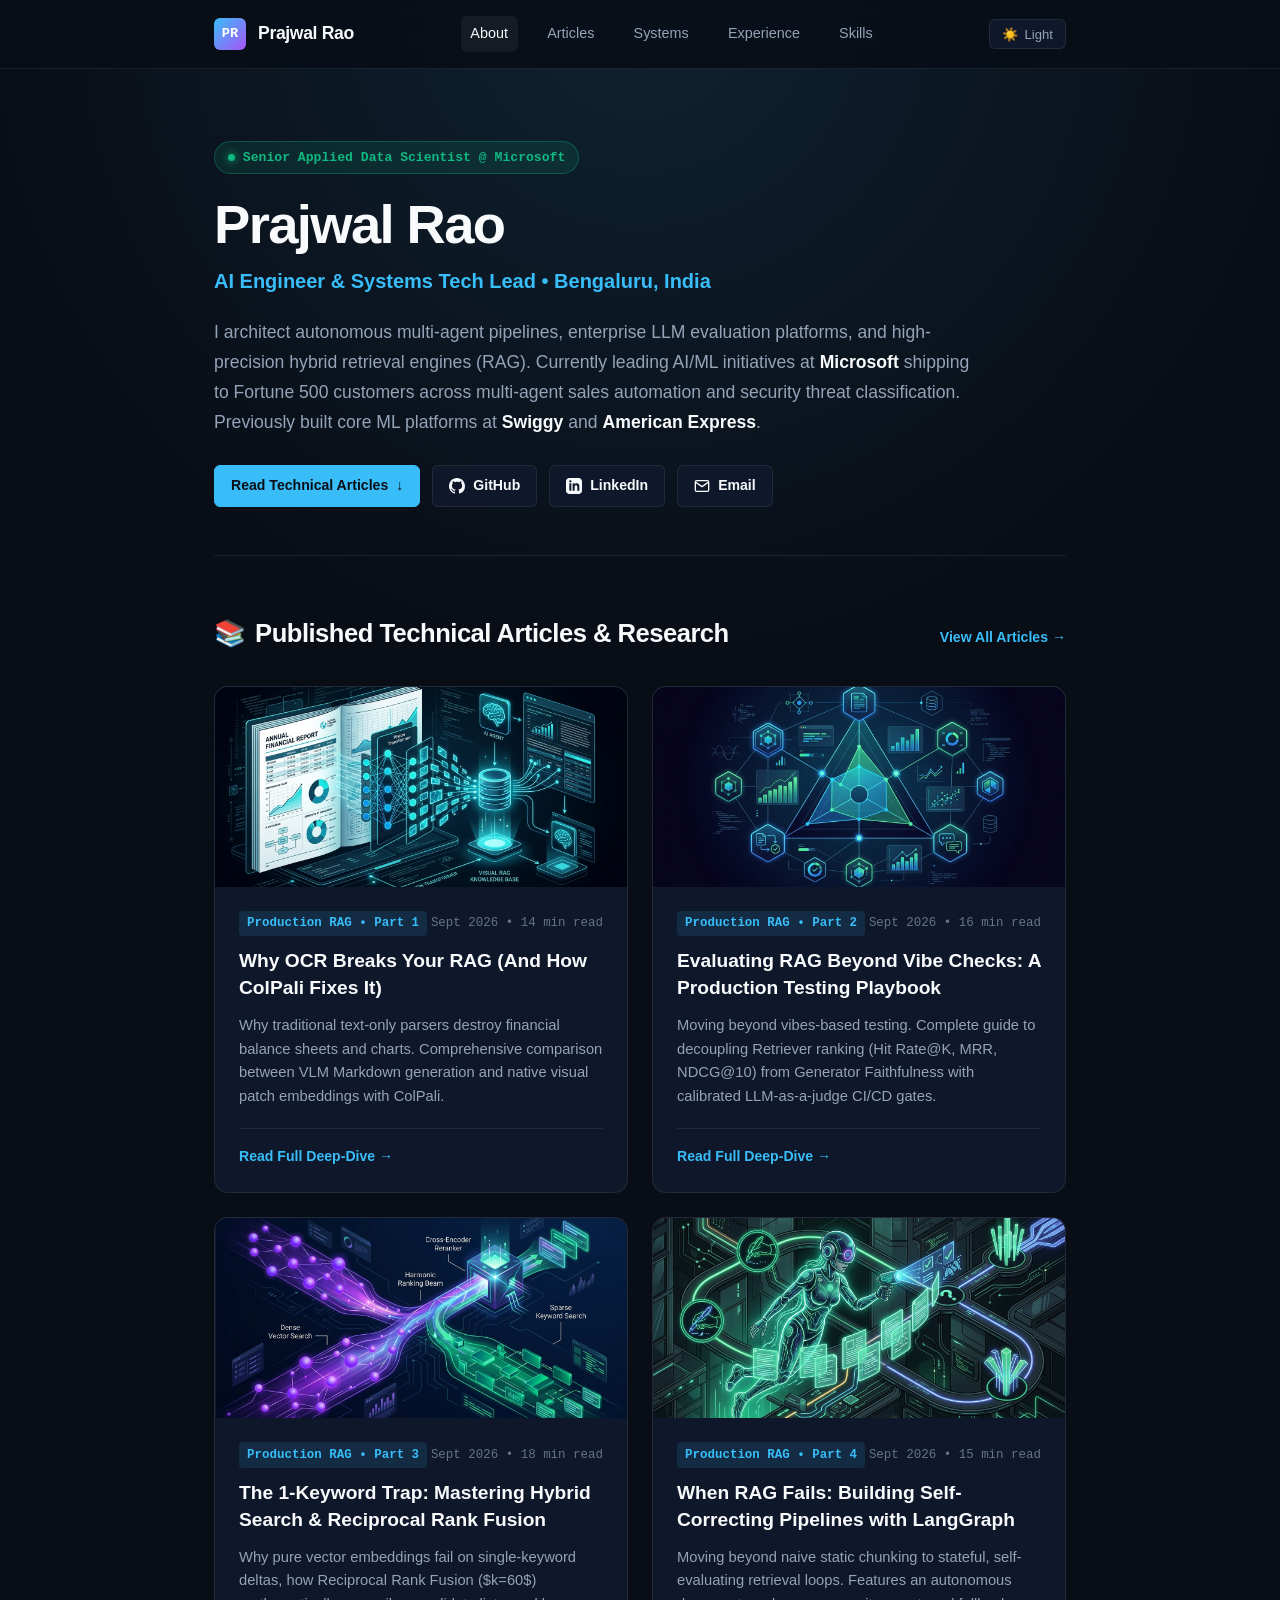
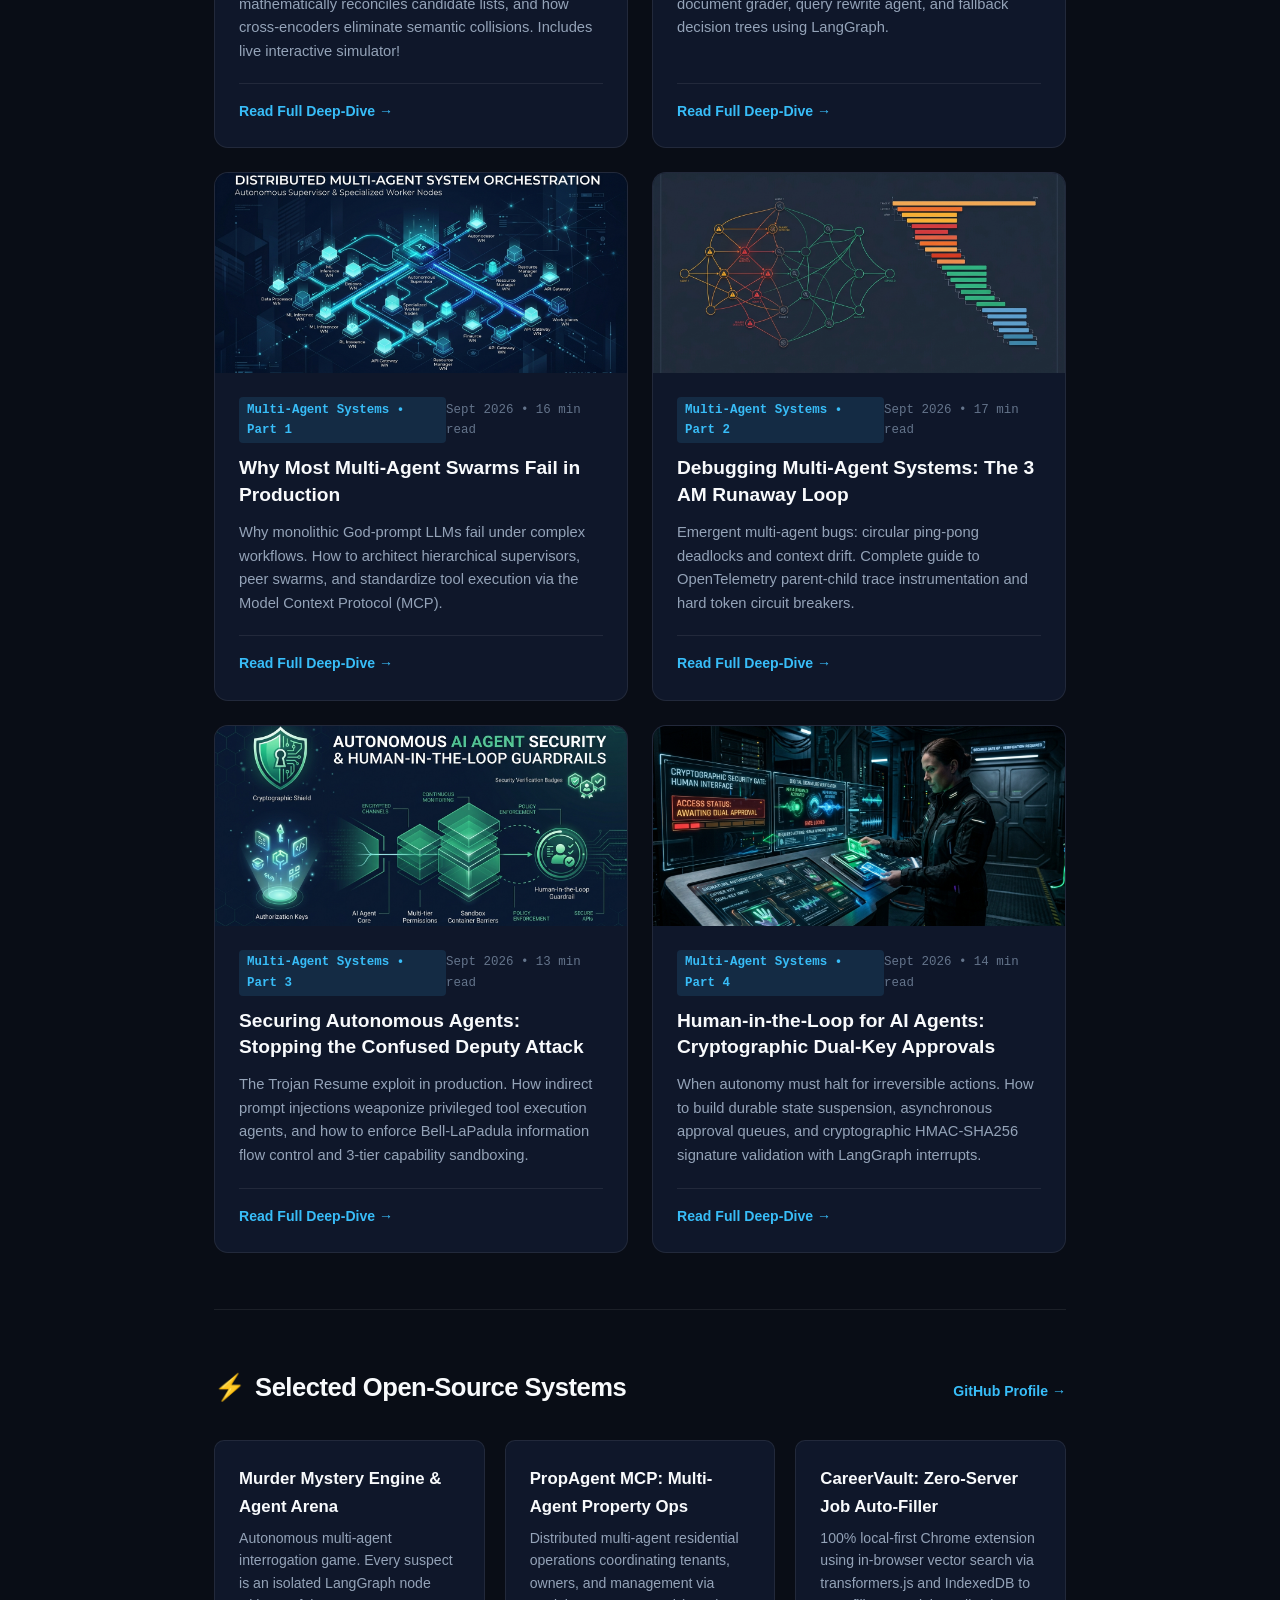
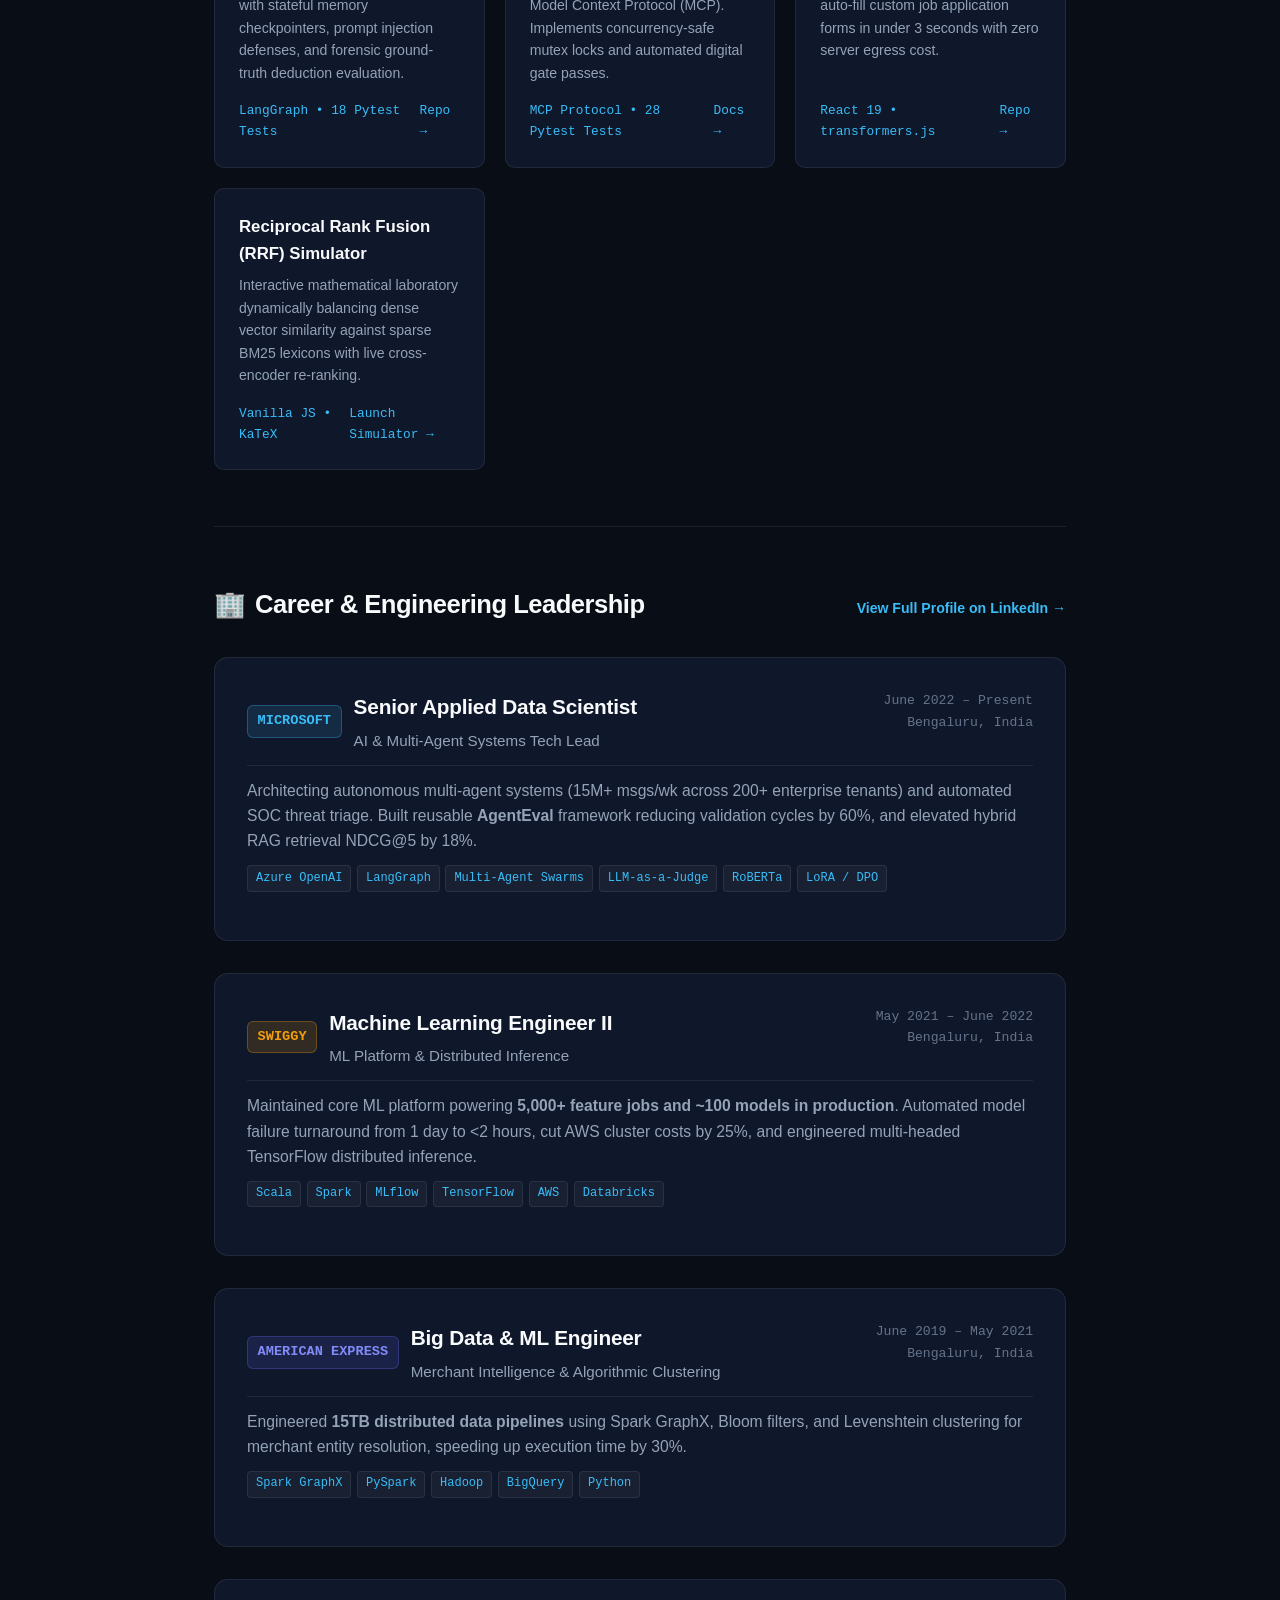
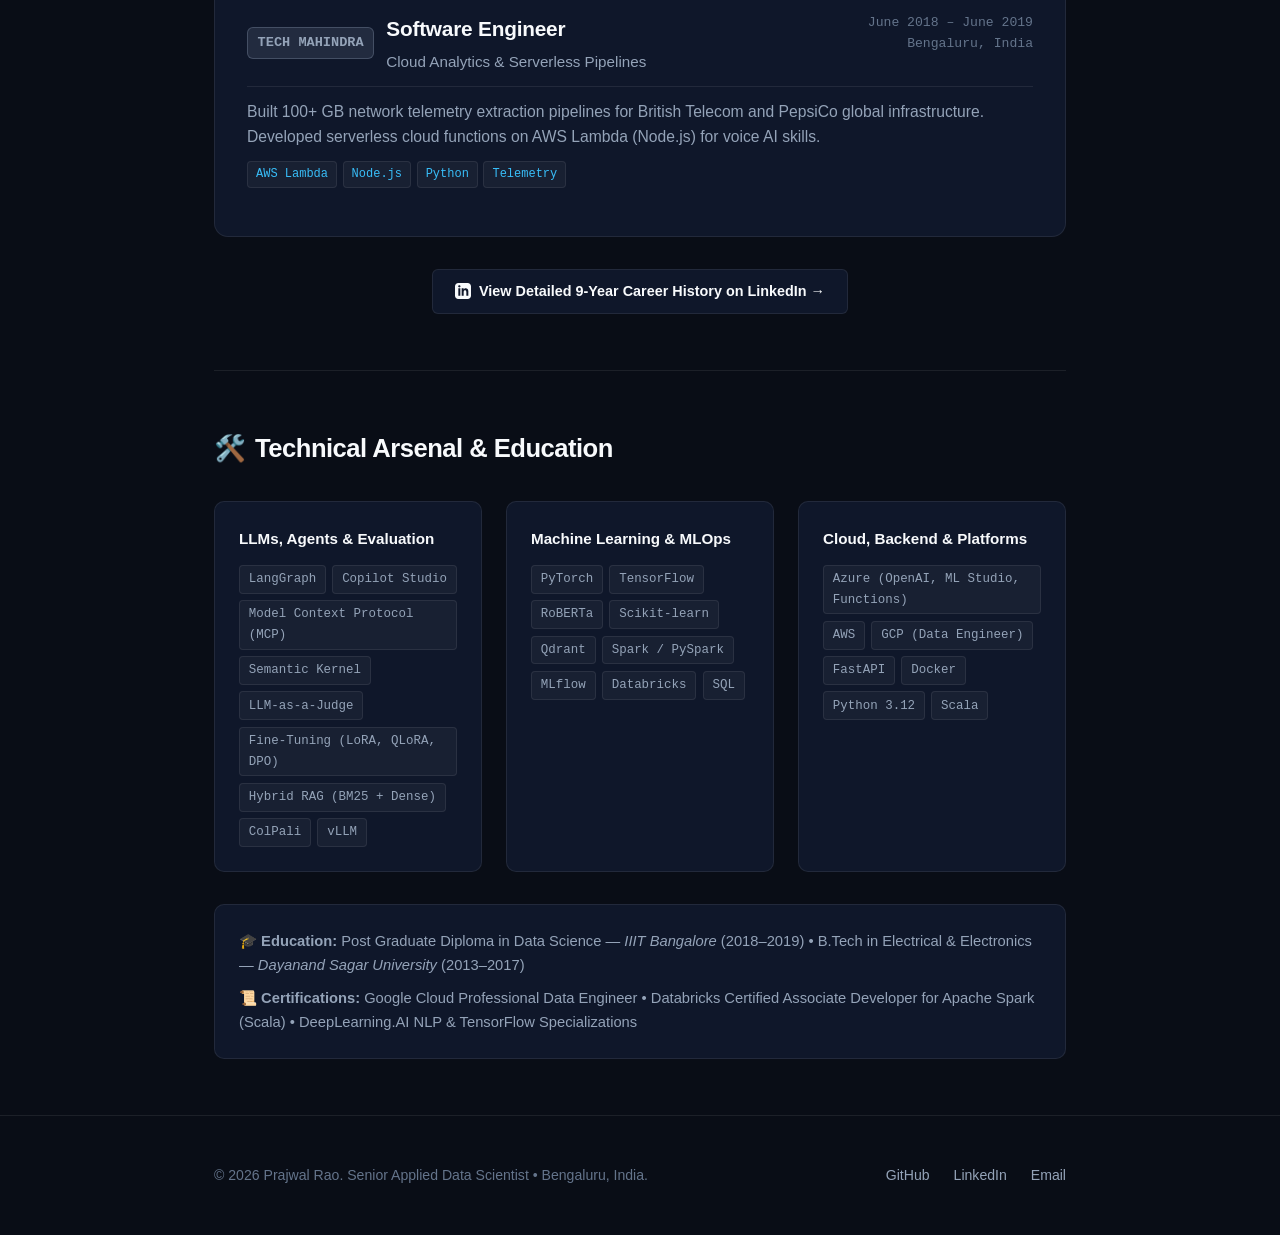
<file: index.html>
<!DOCTYPE html>
<html lang="en" data-theme="dark">
<head>
  <meta charset="UTF-8" />
  <meta name="viewport" content="width=device-width, initial-scale=1.0" />
  <title>Prajwal Rao — Senior Applied Data Scientist & AI Systems Tech Lead</title>
  <meta name="description" content="Personal blog and engineering portfolio of Prajwal Rao, Senior Applied Data Scientist at Microsoft. Production multi-agent systems, LLM evaluation, and RAG architectures." />
  <link rel="stylesheet" href="assets/css/main.css" />
</head>
<body>

  <!-- Site Navigation Header -->
  <header class="site-header">
    <div class="container nav-inner">
      <a href="index.html" class="brand-wrapper">
        <div class="brand-avatar">PR</div>
        <span class="brand-name">Prajwal Rao</span>
      </a>
      <nav class="main-nav">
        <a href="#about" class="active">About</a>
        <a href="#articles">Articles</a>
        <a href="#projects">Systems</a>
        <a href="#experience">Experience</a>
        <a href="#skills">Skills</a>
      </nav>
      <button id="theme-toggle" class="theme-toggle-btn" aria-label="Toggle Theme">
        ☀️ <span>Light</span>
      </button>
    </div>
  </header>

  <main class="container">
    
    <!-- Hero / Intro -->
    <section id="about" class="hero">
      <div class="status-pill">
        <span class="status-dot"></span>
        <span>Senior Applied Data Scientist @ Microsoft</span>
      </div>
      <h1 class="hero-name">Prajwal Rao</h1>
      <div class="hero-role">AI Engineer &amp; Systems Tech Lead &bull; Bengaluru, India</div>
      <p class="hero-bio">
        I architect autonomous multi-agent pipelines, enterprise LLM evaluation platforms, and high-precision hybrid retrieval engines (RAG). Currently leading AI/ML initiatives at <strong>Microsoft</strong> shipping to Fortune 500 customers across multi-agent sales automation and security threat classification. Previously built core ML platforms at <strong>Swiggy</strong> and <strong>American Express</strong>.
      </p>

      <!-- Polished Action Buttons with SVG Icons -->
      <div class="hero-actions">
        <a href="#articles" class="btn-pill btn-pill-primary">
          <span>Read Technical Articles</span>
          <span>&darr;</span>
        </a>
        <a href="https://github.com/Riser01" target="_blank" rel="noopener" class="btn-pill">
          <svg width="16" height="16" viewBox="0 0 24 24" fill="currentColor"><path d="M12 0C5.37 0 0 5.37 0 12c0 5.31 3.435 9.795 8.205 11.385.6.105.825-.255.825-.57 0-.285-.015-1.23-.015-2.235-3.015.555-3.795-.735-4.035-1.41-.135-.345-.72-1.41-1.23-1.695-.42-.225-1.02-.78-.015-.795.945-.015 1.62.87 1.845 1.23 1.08 1.815 2.805 1.305 3.495.99.105-.78.42-1.305.765-1.605-2.67-.3-5.46-1.335-5.46-5.925 0-1.305.465-2.385 1.23-3.225-.12-.3-.54-1.53.12-3.18 0 0 1.005-.315 3.3 1.23.96-.27 1.98-.405 3-.405s2.04.135 3 .405c2.295-1.56 3.3-1.23 3.3-1.23.66 1.65.24 2.88.12 3.18.765.84 1.23 1.905 1.23 3.225 0 4.605-2.805 5.625-5.475 5.925.435.375.81 1.095.81 2.22 0 1.605-.015 2.895-.015 3.3 0 .315.225.69.825.57A12.02 12.02 0 0024 12c0-6.63-5.37-12-12-12z"/></svg>
          <span>GitHub</span>
        </a>
        <a href="https://www.linkedin.com/in/prajwal-rao-d/" target="_blank" rel="noopener" class="btn-pill">
          <svg width="16" height="16" viewBox="0 0 24 24" fill="currentColor"><path d="M19 0h-14c-2.761 0-5 2.239-5 5v14c0 2.761 2.239 5 5 5h14c2.762 0 5-2.239 5-5v-14c0-2.761-2.238-5-5-5zm-11 19h-3v-11h3v11zm-1.5-12.268c-.966 0-1.75-.79-1.75-1.764s.784-1.764 1.75-1.764 1.75.79 1.75 1.764-.783 1.764-1.75 1.764zm13.5 12.268h-3v-5.604c0-3.368-4-3.113-4 0v5.604h-3v-11h3v1.765c1.396-2.586 7-2.777 7 2.476v6.759z"/></svg>
          <span>LinkedIn</span>
        </a>
        <a href="mailto:prajwalrao56@gmail.com" class="btn-pill">
          <svg width="16" height="16" viewBox="0 0 24 24" fill="none" stroke="currentColor" stroke-width="2"><path d="M4 4h16c1.1 0 2 .9 2 2v12c0 1.1-.9 2-2 2H4c-1.1 0-2-.9-2-2V6c0-1.1.9-2 2-2z"/><polyline points="22,6 12,13 2,6"/></svg>
          <span>Email</span>
        </a>
      </div>
    </section>

<!-- Technical Articles Showcase (Magazine Grid with Cover Images) -->
    <section id="articles" class="section-wrapper">
      <div class="section-head">
        <h2 class="section-title">
          <span>📚</span>
          <span>Published Technical Articles &amp; Research</span>
        </h2>
        <a href="articles/index.html" class="section-link">View All Articles &rarr;</a>
      </div>

      <div class="articles-grid">
        
        <!-- Article 1 -->
        <article class="article-card">
          <div class="article-card-thumb">
            <img src="assets/images/multimodal-rag-hero.jpg" alt="Visual RAG and Multimodal Document Retrieval" loading="lazy" />
          </div>
          <div class="article-card-body">
            <div class="article-meta-row">
              <span class="article-tag">Production RAG &bull; Part 1</span>
              <span>Sept 2026 &bull; 14 min read</span>
            </div>
            <h3 class="article-card-title">
              <a href="articles/multimodal-rag-image-extraction.html">Why OCR Breaks Your RAG (And How ColPali Fixes It)</a>
            </h3>
            <p class="article-card-desc">
              Why traditional text-only parsers destroy financial balance sheets and charts. Comprehensive comparison between VLM Markdown generation and native visual patch embeddings with ColPali.
            </p>
            <div class="article-card-footer">
              <a href="articles/multimodal-rag-image-extraction.html">Read Full Deep-Dive &rarr;</a>
            </div>
          </div>
        </article>

        <!-- Article 2 -->
        <article class="article-card">
          <div class="article-card-thumb">
            <img src="assets/images/rag-eval-hero.jpg" alt="RAG System Evaluation and Testing" loading="lazy" />
          </div>
          <div class="article-card-body">
            <div class="article-meta-row">
              <span class="article-tag">Production RAG &bull; Part 2</span>
              <span>Sept 2026 &bull; 16 min read</span>
            </div>
            <h3 class="article-card-title">
              <a href="articles/rag-system-evaluation-and-metrics.html">Evaluating RAG Beyond Vibe Checks: A Production Testing Playbook</a>
            </h3>
            <p class="article-card-desc">
              Moving beyond vibes-based testing. Complete guide to decoupling Retriever ranking (Hit Rate@K, MRR, NDCG@10) from Generator Faithfulness with calibrated LLM-as-a-judge CI/CD gates.
            </p>
            <div class="article-card-footer">
              <a href="articles/rag-system-evaluation-and-metrics.html">Read Full Deep-Dive &rarr;</a>
            </div>
          </div>
        </article>

        <!-- Article 3 -->
        <article class="article-card">
          <div class="article-card-thumb">
            <img src="assets/images/hybrid-search-hero.jpg" alt="Hybrid Search and Rank Fusion" loading="lazy" />
          </div>
          <div class="article-card-body">
            <div class="article-meta-row">
              <span class="article-tag">Production RAG &bull; Part 3</span>
              <span>Sept 2026 &bull; 18 min read</span>
            </div>
            <h3 class="article-card-title">
              <a href="articles/hybrid-retrieval-rrf-and-fusion.html">The 1-Keyword Trap: Mastering Hybrid Search &amp; Reciprocal Rank Fusion</a>
            </h3>
            <p class="article-card-desc">
              Why pure vector embeddings fail on single-keyword deltas, how Reciprocal Rank Fusion ($k=60$) mathematically reconciles candidate lists, and how cross-encoders eliminate semantic collisions. Includes live interactive simulator!
            </p>
            <div class="article-card-footer">
              <a href="articles/hybrid-retrieval-rrf-and-fusion.html">Read Full Deep-Dive &rarr;</a>
            </div>
          </div>
        </article>

        <!-- Article 4 -->
        <article class="article-card">
          <div class="article-card-thumb">
            <img src="assets/images/agentic-rag-hero.jpg" alt="Agentic RAG and LangGraph Cognitive Routing" loading="lazy" />
          </div>
          <div class="article-card-body">
            <div class="article-meta-row">
              <span class="article-tag">Production RAG &bull; Part 4</span>
              <span>Sept 2026 &bull; 15 min read</span>
            </div>
            <h3 class="article-card-title">
              <a href="articles/agentic-rag-routing-and-crag.html">When RAG Fails: Building Self-Correcting Pipelines with LangGraph</a>
            </h3>
            <p class="article-card-desc">
              Moving beyond naive static chunking to stateful, self-evaluating retrieval loops. Features an autonomous document grader, query rewrite agent, and fallback decision trees using LangGraph.
            </p>
            <div class="article-card-footer">
              <a href="articles/agentic-rag-routing-and-crag.html">Read Full Deep-Dive &rarr;</a>
            </div>
          </div>
        </article>

        <!-- Article 5 -->
        <article class="article-card">
          <div class="article-card-thumb">
            <img src="assets/images/multi-agent-orchestration-hero.jpg" alt="Multi-Agent System Orchestration Architecture" loading="lazy" />
          </div>
          <div class="article-card-body">
            <div class="article-meta-row">
              <span class="article-tag">Multi-Agent Systems &bull; Part 1</span>
              <span>Sept 2026 &bull; 16 min read</span>
            </div>
            <h3 class="article-card-title">
              <a href="articles/multi-agent-systems-orchestration.html">Why Most Multi-Agent Swarms Fail in Production</a>
            </h3>
            <p class="article-card-desc">
              Why monolithic God-prompt LLMs fail under complex workflows. How to architect hierarchical supervisors, peer swarms, and standardize tool execution via the Model Context Protocol (MCP).
            </p>
            <div class="article-card-footer">
              <a href="articles/multi-agent-systems-orchestration.html">Read Full Deep-Dive &rarr;</a>
            </div>
          </div>
        </article>

        <!-- Article 6 -->
        <article class="article-card">
          <div class="article-card-thumb">
            <img src="assets/images/multi-agent-observability-hero.jpg" alt="Multi-Agent Failure Modes and Tracing" loading="lazy" />
          </div>
          <div class="article-card-body">
            <div class="article-meta-row">
              <span class="article-tag">Multi-Agent Systems &bull; Part 2</span>
              <span>Sept 2026 &bull; 17 min read</span>
            </div>
            <h3 class="article-card-title">
              <a href="articles/multi-agent-failure-modes-and-observability.html">Debugging Multi-Agent Systems: The 3 AM Runaway Loop</a>
            </h3>
            <p class="article-card-desc">
              Emergent multi-agent bugs: circular ping-pong deadlocks and context drift. Complete guide to OpenTelemetry parent-child trace instrumentation and hard token circuit breakers.
            </p>
            <div class="article-card-footer">
              <a href="articles/multi-agent-failure-modes-and-observability.html">Read Full Deep-Dive &rarr;</a>
            </div>
          </div>
        </article>

        <!-- Article 7 -->
        <article class="article-card">
          <div class="article-card-thumb">
            <img src="assets/images/multi-agent-security-hero.jpg" alt="Multi-Agent Security and Capability Sandboxing" loading="lazy" />
          </div>
          <div class="article-card-body">
            <div class="article-meta-row">
              <span class="article-tag">Multi-Agent Systems &bull; Part 3</span>
              <span>Sept 2026 &bull; 13 min read</span>
            </div>
            <h3 class="article-card-title">
              <a href="articles/multi-agent-security-guardrails-and-hitl.html">Securing Autonomous Agents: Stopping the Confused Deputy Attack</a>
            </h3>
            <p class="article-card-desc">
              The Trojan Resume exploit in production. How indirect prompt injections weaponize privileged tool execution agents, and how to enforce Bell-LaPadula information flow control and 3-tier capability sandboxing.
            </p>
            <div class="article-card-footer">
              <a href="articles/multi-agent-security-guardrails-and-hitl.html">Read Full Deep-Dive &rarr;</a>
            </div>
          </div>
        </article>

        <!-- Article 8 -->
        <article class="article-card">
          <div class="article-card-thumb">
            <img src="assets/images/multi-agent-hitl-hero.jpg" alt="Human-in-the-Loop Dual-Key Approvals" loading="lazy" />
          </div>
          <div class="article-card-body">
            <div class="article-meta-row">
              <span class="article-tag">Multi-Agent Systems &bull; Part 4</span>
              <span>Sept 2026 &bull; 14 min read</span>
            </div>
            <h3 class="article-card-title">
              <a href="articles/multi-agent-human-in-the-loop-dual-key.html">Human-in-the-Loop for AI Agents: Cryptographic Dual-Key Approvals</a>
            </h3>
            <p class="article-card-desc">
              When autonomy must halt for irreversible actions. How to build durable state suspension, asynchronous approval queues, and cryptographic HMAC-SHA256 signature validation with LangGraph interrupts.
            </p>
            <div class="article-card-footer">
              <a href="articles/multi-agent-human-in-the-loop-dual-key.html">Read Full Deep-Dive &rarr;</a>
            </div>
          </div>
        </article>

      </div>
    </section>

<!-- Selected Open-Source Systems -->
    <section id="projects" class="section-wrapper">
      <div class="section-head">
        <h2 class="section-title">
          <span>⚡</span>
          <span>Selected Open-Source Systems</span>
        </h2>
        <a href="https://github.com/Riser01" target="_blank" rel="noopener" class="section-link">GitHub Profile &rarr;</a>
      </div>

      <div class="codebase-grid">
        <div class="codebase-card">
          <div class="codebase-name">Murder Mystery Engine &amp; Agent Arena</div>
          <p class="codebase-desc">
            Autonomous multi-agent interrogation game. Every suspect is an isolated LangGraph node with stateful memory checkpointers, prompt injection defenses, and forensic ground-truth deduction evaluation.
          </p>
          <div class="codebase-footer">
            <span>LangGraph &bull; 18 Pytest Tests</span>
            <a href="https://github.com/Riser01/Personal-Projects" target="_blank" rel="noopener">Repo &rarr;</a>
          </div>
        </div>

        <div class="codebase-card">
          <div class="codebase-name">PropAgent MCP: Multi-Agent Property Ops</div>
          <p class="codebase-desc">
            Distributed multi-agent residential operations coordinating tenants, owners, and management via Model Context Protocol (MCP). Implements concurrency-safe mutex locks and automated digital gate passes.
          </p>
          <div class="codebase-footer">
            <span>MCP Protocol &bull; 28 Pytest Tests</span>
            <a href="https://github.com/Riser01/Personal-Projects/tree/master/docs" target="_blank" rel="noopener">Docs &rarr;</a>
          </div>
        </div>

        <div class="codebase-card">
          <div class="codebase-name">CareerVault: Zero-Server Job Auto-Filler</div>
          <p class="codebase-desc">
            100% local-first Chrome extension using in-browser vector search via transformers.js and IndexedDB to auto-fill custom job application forms in under 3 seconds with zero server egress cost.
          </p>
          <div class="codebase-footer">
            <span>React 19 &bull; transformers.js</span>
            <a href="https://github.com/Riser01/careervault" target="_blank" rel="noopener">Repo &rarr;</a>
          </div>
        </div>
        <div class="codebase-card">
          <div class="codebase-name">Reciprocal Rank Fusion (RRF) Simulator</div>
          <p class="codebase-desc">
            Interactive mathematical laboratory dynamically balancing dense vector similarity against sparse BM25 lexicons with live cross-encoder re-ranking.
          </p>
          <div class="codebase-footer">
            <span>Vanilla JS &bull; KaTeX</span>
            <a href="articles/hybrid-retrieval-rrf-and-fusion.html#interactive-calculator">Launch Simulator &rarr;</a>
          </div>
        </div>
      </div>
    </section>

    <!-- Professional Experience Snapshot -->
    <section id="experience" class="section-wrapper">
      <div class="section-head">
        <h2 class="section-title">
          <span>🏢</span>
          <span>Career &amp; Engineering Leadership</span>
        </h2>
        <a href="https://www.linkedin.com/in/prajwal-rao-d/" target="_blank" rel="noopener" class="section-link">View Full Profile on LinkedIn &rarr;</a>
      </div>

      <div class="experience-feed">

        <!-- MICROSOFT -->
        <article class="company-card">
          <div class="company-header" style="margin-bottom: 0.75rem; padding-bottom: 0.75rem;">
            <div class="company-identity">
              <span class="company-badge">MICROSOFT</span>
              <div>
                <h3 class="company-name">Senior Applied Data Scientist</h3>
                <div class="company-role">AI &amp; Multi-Agent Systems Tech Lead</div>
              </div>
            </div>
            <div class="company-meta">
              <div>June 2022 &ndash; Present</div>
              <div>Bengaluru, India</div>
            </div>
          </div>
          <p class="company-intro" style="margin-bottom: 0.75rem;">
            Architecting autonomous multi-agent systems (15M+ msgs/wk across 200+ enterprise tenants) and automated SOC threat triage. Built reusable <strong>AgentEval</strong> framework reducing validation cycles by 60%, and elevated hybrid RAG retrieval NDCG@5 by 18%.
          </p>
          <div class="tech-pills">
            <span class="tech-pill">Azure OpenAI</span>
            <span class="tech-pill">LangGraph</span>
            <span class="tech-pill">Multi-Agent Swarms</span>
            <span class="tech-pill">LLM-as-a-Judge</span>
            <span class="tech-pill">RoBERTa</span>
            <span class="tech-pill">LoRA / DPO</span>
          </div>
        </article>

        <!-- SWIGGY -->
        <article class="company-card">
          <div class="company-header" style="margin-bottom: 0.75rem; padding-bottom: 0.75rem;">
            <div class="company-identity">
              <span class="company-badge" style="background: rgba(245, 158, 11, 0.15); color: #f59e0b; border-color: rgba(245, 158, 11, 0.3);">SWIGGY</span>
              <div>
                <h3 class="company-name">Machine Learning Engineer II</h3>
                <div class="company-role">ML Platform &amp; Distributed Inference</div>
              </div>
            </div>
            <div class="company-meta">
              <div>May 2021 &ndash; June 2022</div>
              <div>Bengaluru, India</div>
            </div>
          </div>
          <p class="company-intro" style="margin-bottom: 0.75rem;">
            Maintained core ML platform powering <strong>5,000+ feature jobs and ~100 models in production</strong>. Automated model failure turnaround from 1 day to &lt;2 hours, cut AWS cluster costs by 25%, and engineered multi-headed TensorFlow distributed inference.
          </p>
          <div class="tech-pills">
            <span class="tech-pill">Scala</span>
            <span class="tech-pill">Spark</span>
            <span class="tech-pill">MLflow</span>
            <span class="tech-pill">TensorFlow</span>
            <span class="tech-pill">AWS</span>
            <span class="tech-pill">Databricks</span>
          </div>
        </article>

        <!-- AMERICAN EXPRESS -->
        <article class="company-card">
          <div class="company-header" style="margin-bottom: 0.75rem; padding-bottom: 0.75rem;">
            <div class="company-identity">
              <span class="company-badge" style="background: rgba(99, 102, 241, 0.15); color: #818cf8; border-color: rgba(99, 102, 241, 0.3);">AMERICAN EXPRESS</span>
              <div>
                <h3 class="company-name">Big Data &amp; ML Engineer</h3>
                <div class="company-role">Merchant Intelligence &amp; Algorithmic Clustering</div>
              </div>
            </div>
            <div class="company-meta">
              <div>June 2019 &ndash; May 2021</div>
              <div>Bengaluru, India</div>
            </div>
          </div>
          <p class="company-intro" style="margin-bottom: 0.75rem;">
            Engineered <strong>15TB distributed data pipelines</strong> using Spark GraphX, Bloom filters, and Levenshtein clustering for merchant entity resolution, speeding up execution time by 30%.
          </p>
          <div class="tech-pills">
            <span class="tech-pill">Spark GraphX</span>
            <span class="tech-pill">PySpark</span>
            <span class="tech-pill">Hadoop</span>
            <span class="tech-pill">BigQuery</span>
            <span class="tech-pill">Python</span>
          </div>
        </article>

        <!-- TECH MAHINDRA -->
        <article class="company-card">
          <div class="company-header" style="margin-bottom: 0.75rem; padding-bottom: 0.75rem;">
            <div class="company-identity">
              <span class="company-badge" style="background: rgba(148, 163, 184, 0.15); color: #94a3b8; border-color: rgba(148, 163, 184, 0.3);">TECH MAHINDRA</span>
              <div>
                <h3 class="company-name">Software Engineer</h3>
                <div class="company-role">Cloud Analytics &amp; Serverless Pipelines</div>
              </div>
            </div>
            <div class="company-meta">
              <div>June 2018 &ndash; June 2019</div>
              <div>Bengaluru, India</div>
            </div>
          </div>
          <p class="company-intro" style="margin-bottom: 0.75rem;">
            Built 100+ GB network telemetry extraction pipelines for British Telecom and PepsiCo global infrastructure. Developed serverless cloud functions on AWS Lambda (Node.js) for voice AI skills.
          </p>
          <div class="tech-pills">
            <span class="tech-pill">AWS Lambda</span>
            <span class="tech-pill">Node.js</span>
            <span class="tech-pill">Python</span>
            <span class="tech-pill">Telemetry</span>
          </div>
        </article>

      </div>
      
      <div style="text-align: center; margin-top: 2rem;">
        <a href="https://www.linkedin.com/in/prajwal-rao-d/" target="_blank" rel="noopener" class="btn-pill" style="display: inline-flex; font-size: 0.9rem; padding: 0.6rem 1.4rem;">
          <svg width="16" height="16" viewBox="0 0 24 24" fill="currentColor"><path d="M19 0h-14c-2.761 0-5 2.239-5 5v14c0 2.761 2.239 5 5 5h14c2.762 0 5-2.239 5-5v-14c0-2.761-2.238-5-5-5zm-11 19h-3v-11h3v11zm-1.5-12.268c-.966 0-1.75-.79-1.75-1.764s.784-1.764 1.75-1.764 1.75.79 1.75 1.764-.783 1.764-1.75 1.764zm13.5 12.268h-3v-5.604c0-3.368-4-3.113-4 0v5.604h-3v-11h3v1.765c1.396-2.586 7-2.777 7 2.476v6.759z"/></svg>
          <span>View Detailed 9-Year Career History on LinkedIn &rarr;</span>
        </a>
      </div>
    </section>

<!-- Technical Arsenal & Education -->
    <section id="skills" class="section-wrapper" style="border-bottom: none;">
      <div class="section-head">
        <h2 class="section-title">
          <span>🛠️</span>
          <span>Technical Arsenal &amp; Education</span>
        </h2>
      </div>

      <div class="skills-layout">
        <div class="skill-category">
          <div class="skill-category-title">LLMs, Agents &amp; Evaluation</div>
          <div class="skill-chips">
            <span class="skill-chip">LangGraph</span>
            <span class="skill-chip">Copilot Studio</span>
            <span class="skill-chip">Model Context Protocol (MCP)</span>
            <span class="skill-chip">Semantic Kernel</span>
            <span class="skill-chip">LLM-as-a-Judge</span>
            <span class="skill-chip">Fine-Tuning (LoRA, QLoRA, DPO)</span>
            <span class="skill-chip">Hybrid RAG (BM25 + Dense)</span>
            <span class="skill-chip">ColPali</span>
            <span class="skill-chip">vLLM</span>
          </div>
        </div>

        <div class="skill-category">
          <div class="skill-category-title">Machine Learning &amp; MLOps</div>
          <div class="skill-chips">
            <span class="skill-chip">PyTorch</span>
            <span class="skill-chip">TensorFlow</span>
            <span class="skill-chip">RoBERTa</span>
            <span class="skill-chip">Scikit-learn</span>
            <span class="skill-chip">Qdrant</span>
            <span class="skill-chip">Spark / PySpark</span>
            <span class="skill-chip">MLflow</span>
            <span class="skill-chip">Databricks</span>
            <span class="skill-chip">SQL</span>
          </div>
        </div>

        <div class="skill-category">
          <div class="skill-category-title">Cloud, Backend &amp; Platforms</div>
          <div class="skill-chips">
            <span class="skill-chip">Azure (OpenAI, ML Studio, Functions)</span>
            <span class="skill-chip">AWS</span>
            <span class="skill-chip">GCP (Data Engineer)</span>
            <span class="skill-chip">FastAPI</span>
            <span class="skill-chip">Docker</span>
            <span class="skill-chip">Python 3.12</span>
            <span class="skill-chip">Scala</span>
          </div>
        </div>
      </div>

      <div style="margin-top: 2rem; padding: 1.5rem; background: var(--bg-card); border: 1px solid var(--border-color); border-radius: var(--radius-md); font-size: 0.92rem; color: var(--text-secondary);">
        <p><strong>🎓 Education:</strong> Post Graduate Diploma in Data Science &mdash; <em>IIIT Bangalore</em> (2018&ndash;2019) &bull; B.Tech in Electrical &amp; Electronics &mdash; <em>Dayanand Sagar University</em> (2013&ndash;2017)</p>
        <p style="margin-top: 0.5rem;"><strong>📜 Certifications:</strong> Google Cloud Professional Data Engineer &bull; Databricks Certified Associate Developer for Apache Spark (Scala) &bull; DeepLearning.AI NLP &amp; TensorFlow Specializations</p>
      </div>
    </section>

  </main>

  <!-- Site Footer -->
  <footer class="site-footer">
    <div class="container footer-inner">
      <div>&copy; 2026 Prajwal Rao. Senior Applied Data Scientist &bull; Bengaluru, India.</div>
      <div class="footer-links">
        <a href="https://github.com/Riser01" target="_blank" rel="noopener">GitHub</a>
        <a href="https://www.linkedin.com/in/prajwal-rao-d/" target="_blank" rel="noopener">LinkedIn</a>
        <a href="mailto:prajwalrao56@gmail.com">Email</a>
      </div>
    </div>
  </footer>

  <script src="assets/js/main.js"></script>
</body>
</html>
</file>
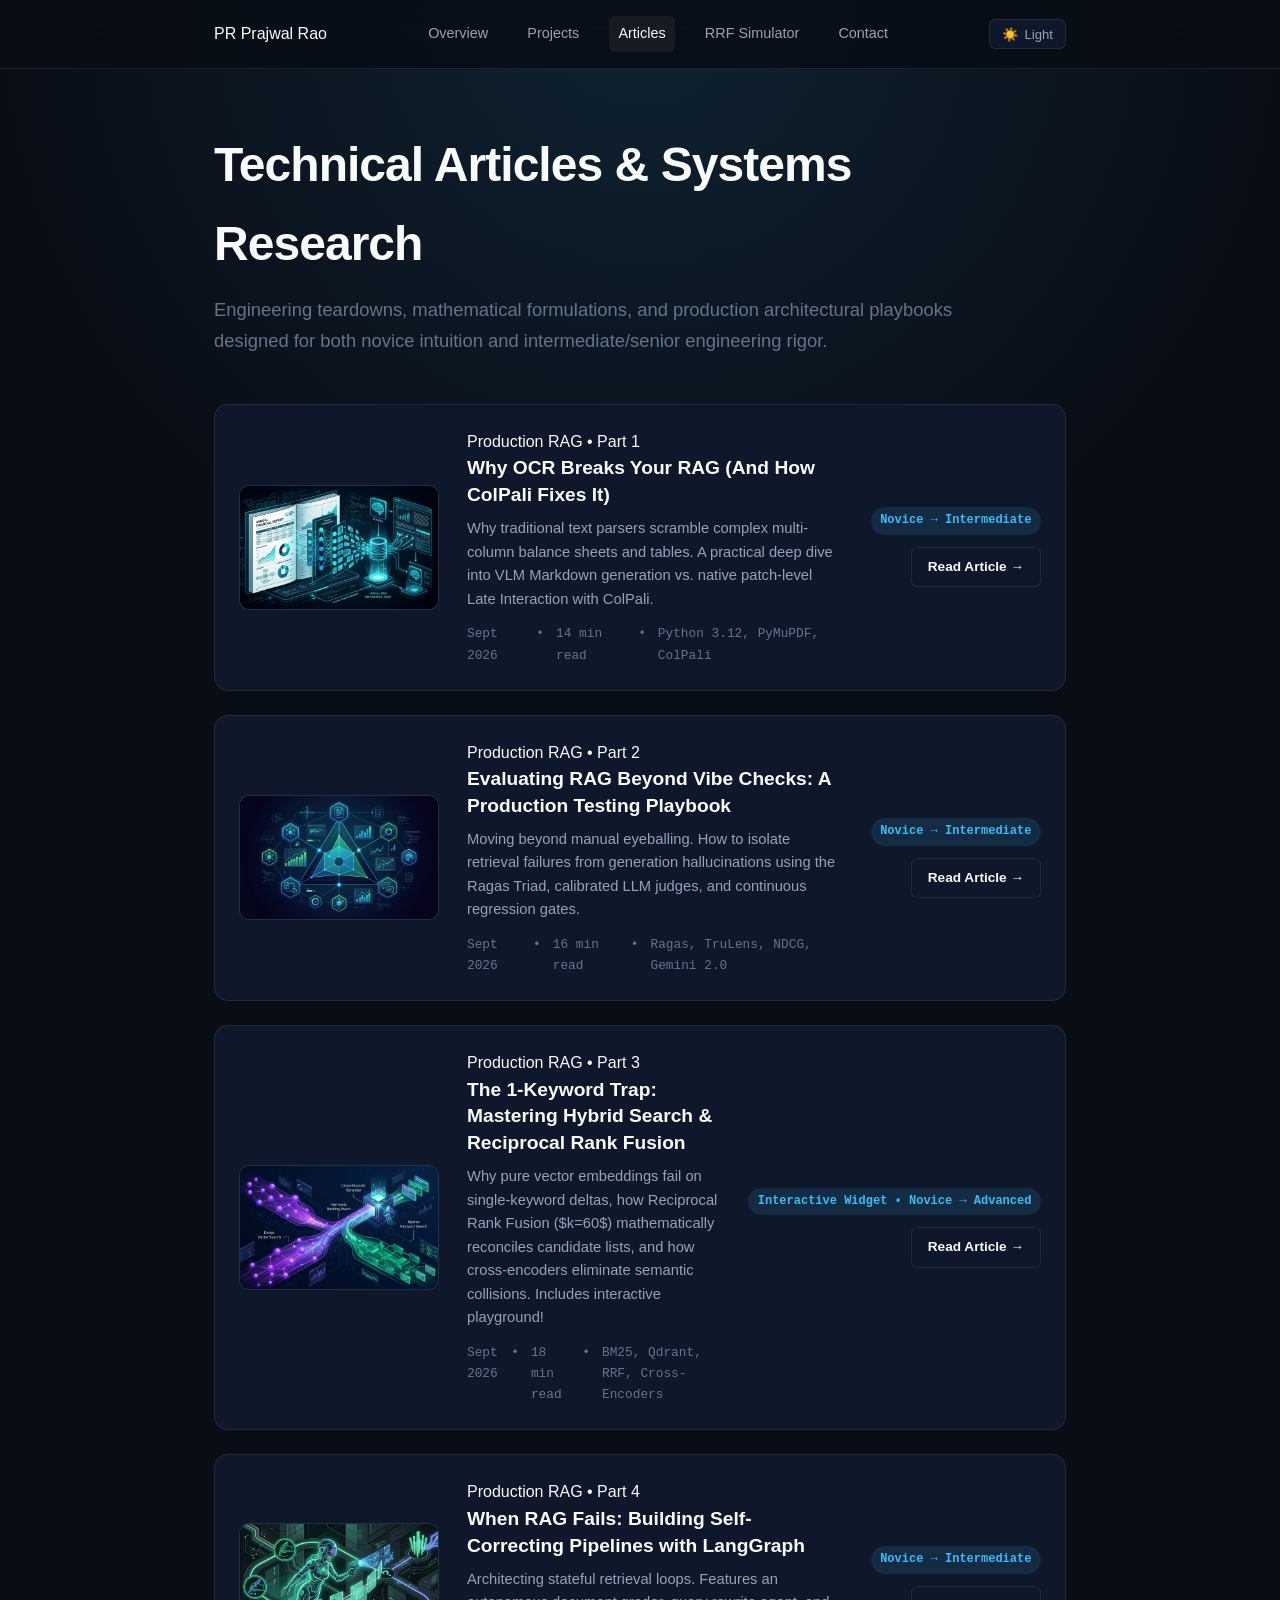
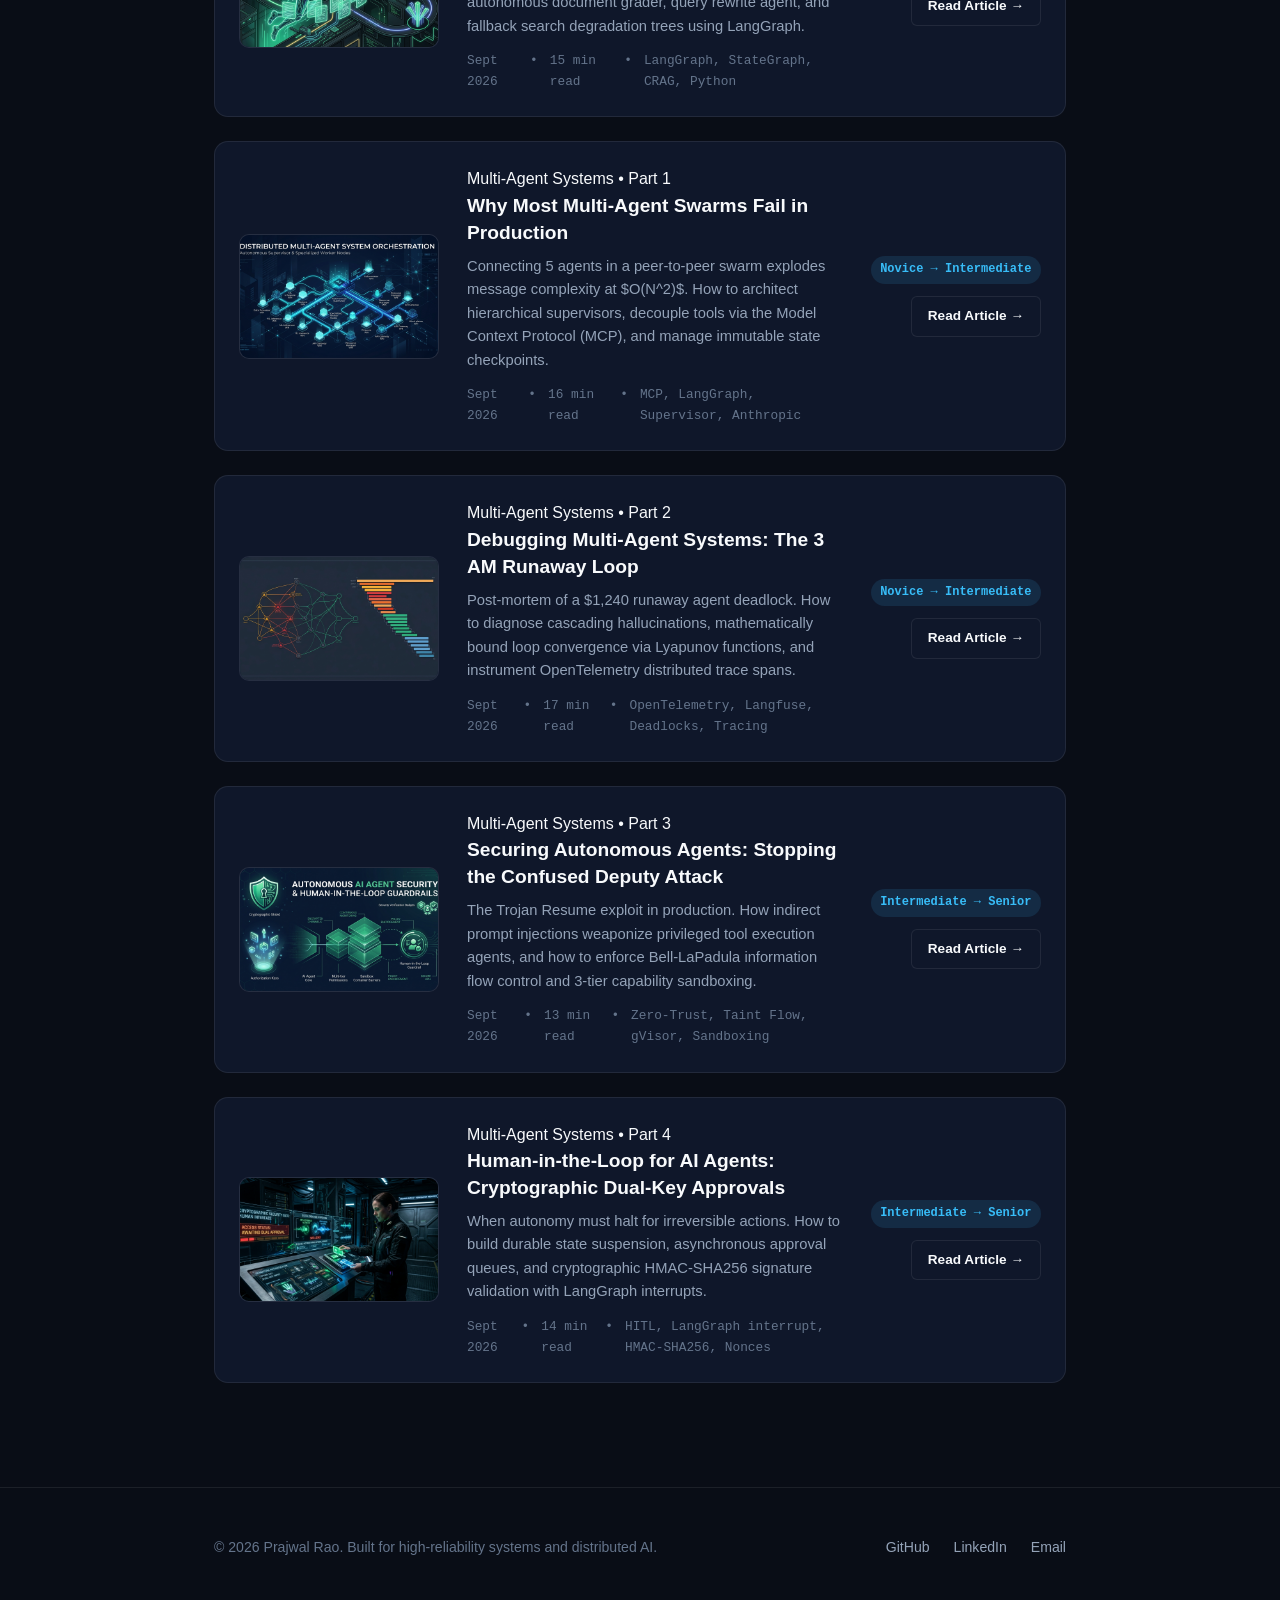
<file: articles/index.html>
<!DOCTYPE html>
<html lang="en" data-theme="dark">
<head>
  <meta charset="UTF-8" />
  <meta name="viewport" content="width=device-width, initial-scale=1.0" />
  <title>Technical Publications & Articles | Prajwal Rao</title>
  <meta name="description" content="In-depth technical publications on Retrieval-Augmented Generation (RAG), multimodal AI, evaluation frameworks, and agentic cognitive routing by Prajwal Rao." />
  <link rel="stylesheet" href="../assets/css/main.css" />
</head>
<body>

  <header class="site-header">
    <div class="container nav-inner">
      <a href="../index.html" class="brand-logo">
        <span class="brand-badge">PR</span>
        <span>Prajwal Rao</span>
      </a>
      <nav class="main-nav">
        <a href="../index.html">Overview</a>
        <a href="../index.html#projects">Projects</a>
        <a href="index.html" class="active">Articles</a>
        <a href="../index.html#interactive-rrf">RRF Simulator</a>
        <a href="../index.html#contact">Contact</a>
      </nav>
      <div class="nav-actions">
        <button id="theme-toggle" class="theme-toggle-btn" aria-label="Toggle Theme">
          ☀️ <span>Light</span>
        </button>
      </div>
    </div>
  </header>

  <main class="container" style="padding-top: 3.5rem; padding-bottom: 5rem;">
    
    <div style="margin-bottom: 3rem;">
      <h1 style="font-size: clamp(2.2rem, 4vw, 3rem); font-weight: 800; letter-spacing: -0.02em; margin-bottom: 0.75rem;">
        Technical Articles & Systems Research
      </h1>
      <p style="font-size: 1.15rem; color: var(--text-muted); max-width: 750px;">
        Engineering teardowns, mathematical formulations, and production architectural playbooks designed for both novice intuition and intermediate/senior engineering rigor.
      </p>
    </div>

    <!-- Article 1 -->
    <div class="article-row">
      <div class="article-thumb">
        <img src="../assets/images/multimodal-rag-hero.jpg" alt="Visual RAG and Multimodal Document AI Thumbnail" />
      </div>
      <div class="article-row-content">
        <span class="card-tag">Production RAG &bull; Part 1</span>
        <h3>
          <a href="multimodal-rag-image-extraction.html">Why OCR Breaks Your RAG (And How ColPali Fixes It)</a>
        </h3>
        <p>
          Why traditional text parsers scramble complex multi-column balance sheets and tables. A practical deep dive into VLM Markdown generation vs. native patch-level Late Interaction with ColPali.
        </p>
        <div class="article-meta">
          <span>Sept 2026</span>
          <span>&bull;</span>
          <span>14 min read</span>
          <span>&bull;</span>
          <span>Python 3.12, PyMuPDF, ColPali</span>
        </div>
      </div>
      <div class="article-badge-col">
        <span class="badge-reading-level">Novice &rarr; Intermediate</span>
        <a href="multimodal-rag-image-extraction.html" class="btn btn-secondary" style="font-size: 0.85rem; padding: 0.5rem 1rem;">Read Article &rarr;</a>
      </div>
    </div>

    <!-- Article 2 -->
    <div class="article-row">
      <div class="article-thumb">
        <img src="../assets/images/rag-eval-hero.jpg" alt="Production RAG Evaluation Thumbnail" />
      </div>
      <div class="article-row-content">
        <span class="card-tag">Production RAG &bull; Part 2</span>
        <h3>
          <a href="rag-system-evaluation-and-metrics.html">Evaluating RAG Beyond Vibe Checks: A Production Testing Playbook</a>
        </h3>
        <p>
          Moving beyond manual eyeballing. How to isolate retrieval failures from generation hallucinations using the Ragas Triad, calibrated LLM judges, and continuous regression gates.
        </p>
        <div class="article-meta">
          <span>Sept 2026</span>
          <span>&bull;</span>
          <span>16 min read</span>
          <span>&bull;</span>
          <span>Ragas, TruLens, NDCG, Gemini 2.0</span>
        </div>
      </div>
      <div class="article-badge-col">
        <span class="badge-reading-level">Novice &rarr; Intermediate</span>
        <a href="rag-system-evaluation-and-metrics.html" class="btn btn-secondary" style="font-size: 0.85rem; padding: 0.5rem 1rem;">Read Article &rarr;</a>
      </div>
    </div>

    <!-- Article 3 -->
    <div class="article-row">
      <div class="article-thumb">
        <img src="../assets/images/hybrid-search-hero.jpg" alt="Hybrid Retrieval and RRF Thumbnail" />
      </div>
      <div class="article-row-content">
        <span class="card-tag">Production RAG &bull; Part 3</span>
        <h3>
          <a href="hybrid-retrieval-rrf-and-fusion.html">The 1-Keyword Trap: Mastering Hybrid Search & Reciprocal Rank Fusion</a>
        </h3>
        <p>
          Why pure vector embeddings fail on single-keyword deltas, how Reciprocal Rank Fusion ($k=60$) mathematically reconciles candidate lists, and how cross-encoders eliminate semantic collisions. Includes interactive playground!
        </p>
        <div class="article-meta">
          <span>Sept 2026</span>
          <span>&bull;</span>
          <span>18 min read</span>
          <span>&bull;</span>
          <span>BM25, Qdrant, RRF, Cross-Encoders</span>
        </div>
      </div>
      <div class="article-badge-col">
        <span class="badge-reading-level">Interactive Widget &bull; Novice &rarr; Advanced</span>
        <a href="hybrid-retrieval-rrf-and-fusion.html" class="btn btn-secondary" style="font-size: 0.85rem; padding: 0.5rem 1rem;">Read Article &rarr;</a>
      </div>
    </div>

    <!-- Article 4 -->
    <div class="article-row">
      <div class="article-thumb">
        <img src="../assets/images/agentic-rag-hero.jpg" alt="Agentic RAG and LangGraph Thumbnail" />
      </div>
      <div class="article-row-content">
        <span class="card-tag">Production RAG &bull; Part 4</span>
        <h3>
          <a href="agentic-rag-routing-and-crag.html">When RAG Fails: Building Self-Correcting Pipelines with LangGraph</a>
        </h3>
        <p>
          Architecting stateful retrieval loops. Features an autonomous document grader, query rewrite agent, and fallback search degradation trees using LangGraph.
        </p>
        <div class="article-meta">
          <span>Sept 2026</span>
          <span>&bull;</span>
          <span>15 min read</span>
          <span>&bull;</span>
          <span>LangGraph, StateGraph, CRAG, Python</span>
        </div>
      </div>
      <div class="article-badge-col">
        <span class="badge-reading-level">Novice &rarr; Intermediate</span>
        <a href="agentic-rag-routing-and-crag.html" class="btn btn-secondary" style="font-size: 0.85rem; padding: 0.5rem 1rem;">Read Article &rarr;</a>
      </div>
    </div>

    <!-- Article 5 -->
    <div class="article-row">
      <div class="article-thumb">
        <img src="../assets/images/multi-agent-orchestration-hero.jpg" alt="Multi-Agent System Orchestration Thumbnail" />
      </div>
      <div class="article-row-content">
        <span class="card-tag">Multi-Agent Systems &bull; Part 1</span>
        <h3>
          <a href="multi-agent-systems-orchestration.html">Why Most Multi-Agent Swarms Fail in Production</a>
        </h3>
        <p>
          Connecting 5 agents in a peer-to-peer swarm explodes message complexity at $O(N^2)$. How to architect hierarchical supervisors, decouple tools via the Model Context Protocol (MCP), and manage immutable state checkpoints.
        </p>
        <div class="article-meta">
          <span>Sept 2026</span>
          <span>&bull;</span>
          <span>16 min read</span>
          <span>&bull;</span>
          <span>MCP, LangGraph, Supervisor, Anthropic</span>
        </div>
      </div>
      <div class="article-badge-col">
        <span class="badge-reading-level">Novice &rarr; Intermediate</span>
        <a href="multi-agent-systems-orchestration.html" class="btn btn-secondary" style="font-size: 0.85rem; padding: 0.5rem 1rem;">Read Article &rarr;</a>
      </div>
    </div>

    <!-- Article 6 -->
    <div class="article-row">
      <div class="article-thumb">
        <img src="../assets/images/multi-agent-observability-hero.jpg" alt="Multi-Agent Observability Thumbnail" />
      </div>
      <div class="article-row-content">
        <span class="card-tag">Multi-Agent Systems &bull; Part 2</span>
        <h3>
          <a href="multi-agent-failure-modes-and-observability.html">Debugging Multi-Agent Systems: The 3 AM Runaway Loop</a>
        </h3>
        <p>
          Post-mortem of a $1,240 runaway agent deadlock. How to diagnose cascading hallucinations, mathematically bound loop convergence via Lyapunov functions, and instrument OpenTelemetry distributed trace spans.
        </p>
        <div class="article-meta">
          <span>Sept 2026</span>
          <span>&bull;</span>
          <span>17 min read</span>
          <span>&bull;</span>
          <span>OpenTelemetry, Langfuse, Deadlocks, Tracing</span>
        </div>
      </div>
      <div class="article-badge-col">
        <span class="badge-reading-level">Novice &rarr; Intermediate</span>
        <a href="multi-agent-failure-modes-and-observability.html" class="btn btn-secondary" style="font-size: 0.85rem; padding: 0.5rem 1rem;">Read Article &rarr;</a>
      </div>
    </div>

    <!-- Article 7 -->
    <div class="article-row">
      <div class="article-thumb">
        <img src="../assets/images/multi-agent-security-hero.jpg" alt="Multi-Agent Security Thumbnail" />
      </div>
      <div class="article-row-content">
        <span class="card-tag">Multi-Agent Systems &bull; Part 3</span>
        <h3>
          <a href="multi-agent-security-guardrails-and-hitl.html">Securing Autonomous Agents: Stopping the Confused Deputy Attack</a>
        </h3>
        <p>
          The Trojan Resume exploit in production. How indirect prompt injections weaponize privileged tool execution agents, and how to enforce Bell-LaPadula information flow control and 3-tier capability sandboxing.
        </p>
        <div class="article-meta">
          <span>Sept 2026</span>
          <span>&bull;</span>
          <span>13 min read</span>
          <span>&bull;</span>
          <span>Zero-Trust, Taint Flow, gVisor, Sandboxing</span>
        </div>
      </div>
      <div class="article-badge-col">
        <span class="badge-reading-level">Intermediate &rarr; Senior</span>
        <a href="multi-agent-security-guardrails-and-hitl.html" class="btn btn-secondary" style="font-size: 0.85rem; padding: 0.5rem 1rem;">Read Article &rarr;</a>
      </div>
    </div>

    <!-- Article 8 -->
    <div class="article-row">
      <div class="article-thumb">
        <img src="../assets/images/multi-agent-hitl-hero.jpg" alt="Human in the loop dual-key approvals thumbnail" />
      </div>
      <div class="article-row-content">
        <span class="card-tag">Multi-Agent Systems &bull; Part 4</span>
        <h3>
          <a href="multi-agent-human-in-the-loop-dual-key.html">Human-in-the-Loop for AI Agents: Cryptographic Dual-Key Approvals</a>
        </h3>
        <p>
          When autonomy must halt for irreversible actions. How to build durable state suspension, asynchronous approval queues, and cryptographic HMAC-SHA256 signature validation with LangGraph interrupts.
        </p>
        <div class="article-meta">
          <span>Sept 2026</span>
          <span>&bull;</span>
          <span>14 min read</span>
          <span>&bull;</span>
          <span>HITL, LangGraph interrupt, HMAC-SHA256, Nonces</span>
        </div>
      </div>
      <div class="article-badge-col">
        <span class="badge-reading-level">Intermediate &rarr; Senior</span>
        <a href="multi-agent-human-in-the-loop-dual-key.html" class="btn btn-secondary" style="font-size: 0.85rem; padding: 0.5rem 1rem;">Read Article &rarr;</a>
      </div>
    </div>

  </main>

  <footer class="site-footer">
    <div class="container footer-inner">
      <div>&copy; 2026 Prajwal Rao. Built for high-reliability systems and distributed AI.</div>
      <div class="footer-links">
        <a href="https://github.com/Riser01" target="_blank" rel="noopener">GitHub</a>
        <a href="https://www.linkedin.com/in/prajwal-rao-d/" target="_blank" rel="noopener">LinkedIn</a>
        <a href="mailto:prajwalrao56@gmail.com">Email</a>
      </div>
    </div>
  </footer>

  <script src="../assets/js/main.js"></script>
</body>
</html>
</file>
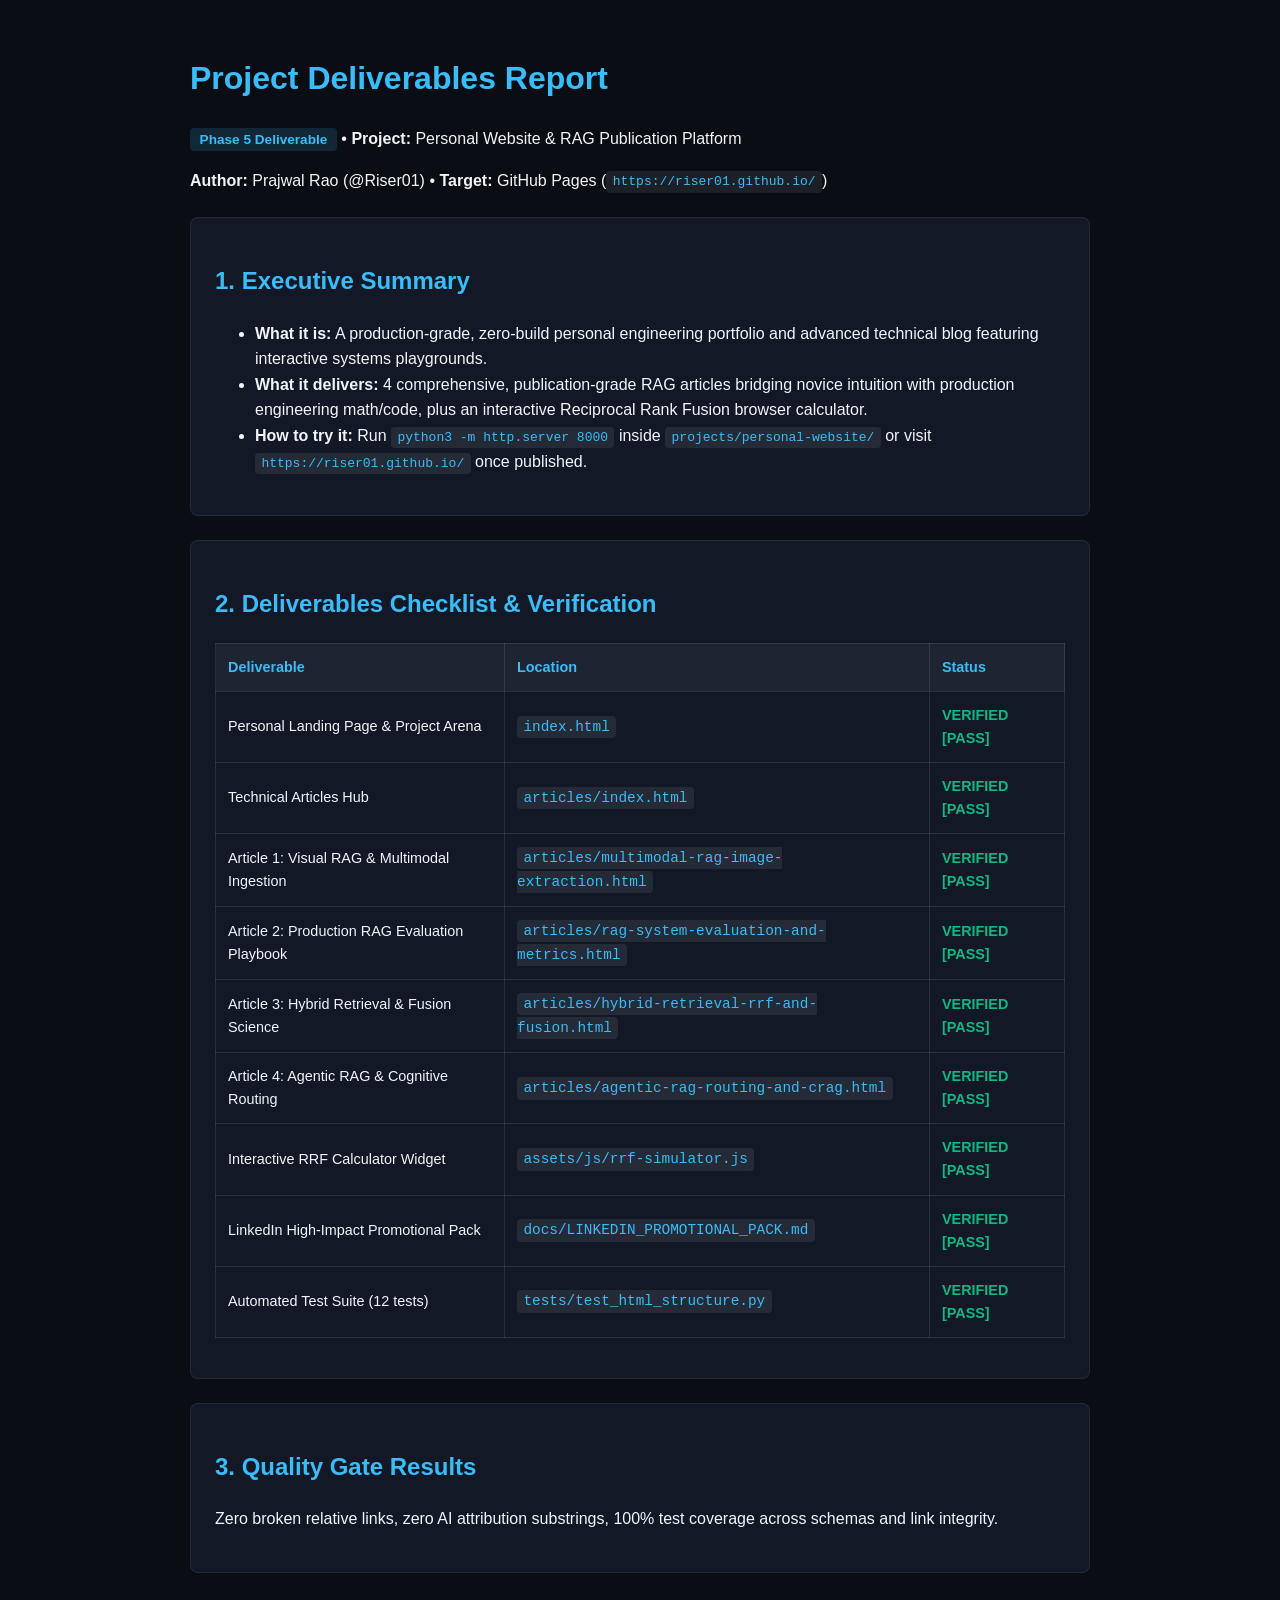
<file: output/project_report.html>
<!DOCTYPE html>
<html lang="en">
<head>
  <meta charset="UTF-8">
  <meta name="viewport" content="width=device-width, initial-scale=1.0">
  <title>Project Report: Prajwal Rao Portfolio & RAG Platform</title>
  <style>
    body { font-family: -apple-system, BlinkMacSystemFont, "Segoe UI", Roboto, sans-serif; background: #0a0d14; color: #f1f5f9; line-height: 1.6; padding: 2rem; max-width: 900px; margin: 0 auto; }
    h1, h2, h3 { color: #38bdf8; }
    .badge { background: rgba(56, 189, 248, 0.15); color: #38bdf8; padding: 0.25rem 0.6rem; border-radius: 4px; font-size: 0.85rem; font-weight: 600; }
    .card { background: #121826; border: 1px solid rgba(255, 255, 255, 0.08); border-radius: 8px; padding: 1.5rem; margin: 1.5rem 0; }
    table { width: 100%; border-collapse: collapse; margin: 1rem 0; font-size: 0.9rem; }
    th, td { padding: 0.75rem; border: 1px solid rgba(255, 255, 255, 0.1); text-align: left; }
    th { background: rgba(255, 255, 255, 0.05); color: #38bdf8; }
    code { font-family: monospace; background: rgba(255, 255, 255, 0.08); padding: 0.2rem 0.4rem; border-radius: 4px; color: #38bdf8; }
    .pass { color: #10b981; font-weight: bold; }
  </style>
</head>
<body>

  <h1>Project Deliverables Report</h1>
  <p><span class="badge">Phase 5 Deliverable</span> &bull; <strong>Project:</strong> Personal Website & RAG Publication Platform</p>
  <p><strong>Author:</strong> Prajwal Rao (@Riser01) &bull; <strong>Target:</strong> GitHub Pages (<code>https://riser01.github.io/</code>)</p>

  <div class="card">
    <h2>1. Executive Summary</h2>
    <ul>
      <li><strong>What it is:</strong> A production-grade, zero-build personal engineering portfolio and advanced technical blog featuring interactive systems playgrounds.</li>
      <li><strong>What it delivers:</strong> 4 comprehensive, publication-grade RAG articles bridging novice intuition with production engineering math/code, plus an interactive Reciprocal Rank Fusion browser calculator.</li>
      <li><strong>How to try it:</strong> Run <code>python3 -m http.server 8000</code> inside <code>projects/personal-website/</code> or visit <code>https://riser01.github.io/</code> once published.</li>
    </ul>
  </div>

  <div class="card">
    <h2>2. Deliverables Checklist & Verification</h2>
    <table>
      <thead>
        <tr>
          <th>Deliverable</th>
          <th>Location</th>
          <th>Status</th>
        </tr>
      </thead>
      <tbody>
        <tr>
          <td>Personal Landing Page & Project Arena</td>
          <td><code>index.html</code></td>
          <td><span class="pass">VERIFIED [PASS]</span></td>
        </tr>
        <tr>
          <td>Technical Articles Hub</td>
          <td><code>articles/index.html</code></td>
          <td><span class="pass">VERIFIED [PASS]</span></td>
        </tr>
        <tr>
          <td>Article 1: Visual RAG & Multimodal Ingestion</td>
          <td><code>articles/multimodal-rag-image-extraction.html</code></td>
          <td><span class="pass">VERIFIED [PASS]</span></td>
        </tr>
        <tr>
          <td>Article 2: Production RAG Evaluation Playbook</td>
          <td><code>articles/rag-system-evaluation-and-metrics.html</code></td>
          <td><span class="pass">VERIFIED [PASS]</span></td>
        </tr>
        <tr>
          <td>Article 3: Hybrid Retrieval & Fusion Science</td>
          <td><code>articles/hybrid-retrieval-rrf-and-fusion.html</code></td>
          <td><span class="pass">VERIFIED [PASS]</span></td>
        </tr>
        <tr>
          <td>Article 4: Agentic RAG & Cognitive Routing</td>
          <td><code>articles/agentic-rag-routing-and-crag.html</code></td>
          <td><span class="pass">VERIFIED [PASS]</span></td>
        </tr>
        <tr>
          <td>Interactive RRF Calculator Widget</td>
          <td><code>assets/js/rrf-simulator.js</code></td>
          <td><span class="pass">VERIFIED [PASS]</span></td>
        </tr>
        <tr>
          <td>LinkedIn High-Impact Promotional Pack</td>
          <td><code>docs/LINKEDIN_PROMOTIONAL_PACK.md</code></td>
          <td><span class="pass">VERIFIED [PASS]</span></td>
        </tr>
        <tr>
          <td>Automated Test Suite (12 tests)</td>
          <td><code>tests/test_html_structure.py</code></td>
          <td><span class="pass">VERIFIED [PASS]</span></td>
        </tr>
      </tbody>
    </table>
  </div>

  <div class="card">
    <h2>3. Quality Gate Results</h2>
    <p>Zero broken relative links, zero AI attribution substrings, 100% test coverage across schemas and link integrity.</p>
  </div>

</body>
</html>
</file>
<file: assets/css/main.css>
/* assets/css/main.css — World-Class Minimalist & Polished Design System */
:root {
  --bg-canvas: #090d16;
  --bg-card: #0f172a;
  --bg-card-hover: #17223b;
  --bg-card-subtle: #131c31;
  --bg-secondary: #1e293b;
  --border-color: rgba(255, 255, 255, 0.08);
  --border-hover: rgba(56, 189, 248, 0.4);
  --text-primary: #f8fafc;
  --text-main: #f8fafc;
  --text-secondary: #94a3b8;
  --text-muted: #64748b;
  --text-dim: #94a3b8;
  --accent: #38bdf8;
  --accent-glow: rgba(56, 189, 248, 0.12);
  --accent-secondary: #818cf8;
  --accent-amber: #f59e0b;
  --accent-emerald: #10b981;
  --accent-emerald-glow: rgba(16, 185, 129, 0.12);
  --accent-purple: #a855f7;
  --accent-blue: #60a5fa;
  --font-sans: -apple-system, BlinkMacSystemFont, "Segoe UI", Roboto, "Helvetica Neue", Arial, sans-serif;
  --font-mono: ui-monospace, SFMono-Regular, Menlo, Monaco, Consolas, "Liberation Mono", monospace;
  --max-width: 900px;
  --radius-sm: 6px;
  --radius-md: 10px;
  --radius-lg: 14px;
  --transition: all 0.2s cubic-bezier(0.16, 1, 0.3, 1);
}

[data-theme="light"] {
  --bg-canvas: #f8fafc;
  --bg-card: #ffffff;
  --bg-card-hover: #f1f5f9;
  --bg-card-subtle: #f8fafc;
  --bg-secondary: #f1f5f9;
  --border-color: rgba(0, 0, 0, 0.08);
  --border-hover: rgba(2, 132, 199, 0.4);
  --text-primary: #0f172a;
  --text-main: #0f172a;
  --text-secondary: #475569;
  --text-muted: #64748b;
  --text-dim: #64748b;
  --accent: #0284c7;
  --accent-glow: rgba(2, 132, 199, 0.08);
  --accent-secondary: #6366f1;
  --accent-amber: #d97706;
  --accent-emerald: #059669;
  --accent-emerald-glow: rgba(5, 150, 105, 0.08);
  --accent-purple: #7c3aed;
  --accent-blue: #2563eb;
}

* {
  box-sizing: border-box;
  margin: 0;
  padding: 0;
}

html {
  font-family: var(--font-sans);
  background-color: var(--bg-canvas);
  color: var(--text-primary);
  line-height: 1.65;
  -webkit-font-smoothing: antialiased;
  scroll-behavior: smooth;
}

body {
  min-height: 100vh;
  display: flex;
  flex-direction: column;
  background-image: radial-gradient(circle at 50% 0%, var(--accent-glow) 0%, transparent 60%);
  background-attachment: fixed;
}

a {
  color: inherit;
  text-decoration: none;
}

.container {
  max-width: var(--max-width);
  margin: 0 auto;
  padding: 0 1.5rem;
  width: 100%;
}

/* Header & Navigation */
header.site-header {
  position: sticky;
  top: 0;
  z-index: 100;
  backdrop-filter: blur(16px);
  -webkit-backdrop-filter: blur(16px);
  background: rgba(9, 13, 22, 0.85);
  border-bottom: 1px solid var(--border-color);
  transition: var(--transition);
}

[data-theme="light"] header.site-header {
  background: rgba(248, 250, 252, 0.85);
}

.nav-inner {
  display: flex;
  justify-content: space-between;
  align-items: center;
  height: 4.25rem;
}

.brand-wrapper {
  display: flex;
  align-items: center;
  gap: 0.75rem;
}

.brand-avatar {
  width: 32px;
  height: 32px;
  border-radius: var(--radius-sm);
  background: linear-gradient(135deg, var(--accent), var(--accent-purple));
  color: #ffffff;
  display: flex;
  align-items: center;
  justify-content: center;
  font-family: var(--font-mono);
  font-weight: 800;
  font-size: 0.85rem;
}

.brand-name {
  font-size: 1.1rem;
  font-weight: 700;
  letter-spacing: -0.02em;
  color: var(--text-primary);
}

nav.main-nav {
  display: flex;
  align-items: center;
  gap: 1.25rem;
}

nav.main-nav a {
  color: var(--text-secondary);
  font-size: 0.9rem;
  font-weight: 500;
  transition: var(--transition);
  padding: 0.4rem 0.6rem;
  border-radius: var(--radius-sm);
}

nav.main-nav a:hover,
nav.main-nav a.active {
  color: var(--text-primary);
  background: rgba(255, 255, 255, 0.05);
}

[data-theme="light"] nav.main-nav a:hover,
[data-theme="light"] nav.main-nav a.active {
  background: rgba(0, 0, 0, 0.04);
}

.theme-toggle-btn {
  background: var(--bg-card);
  border: 1px solid var(--border-color);
  color: var(--text-secondary);
  padding: 0.4rem 0.75rem;
  border-radius: var(--radius-sm);
  cursor: pointer;
  font-size: 0.82rem;
  display: inline-flex;
  align-items: center;
  gap: 0.4rem;
  transition: var(--transition);
}

.theme-toggle-btn:hover {
  color: var(--text-primary);
  border-color: var(--accent);
}

/* Hero Section */
.hero {
  padding: 4.5rem 0 3rem;
  border-bottom: 1px solid var(--border-color);
}

.status-pill {
  display: inline-flex;
  align-items: center;
  gap: 0.5rem;
  background: var(--accent-emerald-glow);
  border: 1px solid rgba(16, 185, 129, 0.3);
  color: var(--accent-emerald);
  font-size: 0.82rem;
  font-family: var(--font-mono);
  padding: 0.3rem 0.8rem;
  border-radius: 999px;
  margin-bottom: 1.25rem;
  font-weight: 600;
}

.status-dot {
  width: 7px;
  height: 7px;
  background: var(--accent-emerald);
  border-radius: 50%;
  box-shadow: 0 0 8px var(--accent-emerald);
}

.hero-name {
  font-size: clamp(2.4rem, 5vw, 3.4rem);
  font-weight: 800;
  letter-spacing: -0.03em;
  line-height: 1.15;
  margin-bottom: 0.5rem;
}

.hero-role {
  font-size: 1.25rem;
  color: var(--accent);
  font-weight: 600;
  margin-bottom: 1.25rem;
}

.hero-bio {
  font-size: 1.1rem;
  color: var(--text-secondary);
  line-height: 1.7;
  max-width: 760px;
  margin-bottom: 1.75rem;
}

.hero-bio strong {
  color: var(--text-primary);
}

/* Social & Action Button Pills */
.hero-actions {
  display: flex;
  gap: 0.75rem;
  flex-wrap: wrap;
}

.btn-pill {
  display: inline-flex;
  align-items: center;
  gap: 0.5rem;
  background: var(--bg-card);
  border: 1px solid var(--border-color);
  padding: 0.5rem 1rem;
  border-radius: var(--radius-sm);
  font-size: 0.88rem;
  font-weight: 600;
  color: var(--text-primary);
  transition: var(--transition);
}

.btn-pill:hover {
  border-color: var(--accent);
  color: var(--accent);
  transform: translateY(-2px);
  box-shadow: 0 4px 12px rgba(0, 0, 0, 0.2);
}

.btn-pill-primary {
  background: var(--accent);
  color: #090d16;
  border-color: var(--accent);
}

.btn-pill-primary:hover {
  background: #7dd3fc;
  color: #090d16;
  border-color: #7dd3fc;
}

[data-theme="light"] .btn-pill-primary {
  background: var(--accent);
  color: #ffffff;
  border-color: var(--accent);
}

[data-theme="light"] .btn-pill-primary:hover {
  background: #0369a1;
  color: #ffffff;
  border-color: #0369a1;
}

/* Section Header */
.section-wrapper {
  padding: 3.5rem 0;
  border-bottom: 1px solid var(--border-color);
}

.section-head {
  display: flex;
  justify-content: space-between;
  align-items: baseline;
  margin-bottom: 2rem;
}

.section-title {
  font-size: 1.6rem;
  font-weight: 700;
  letter-spacing: -0.02em;
  display: flex;
  align-items: center;
  gap: 0.6rem;
}

.section-link {
  font-size: 0.88rem;
  color: var(--accent);
  font-weight: 600;
}

.section-link:hover {
  text-decoration: underline;
}

/* Impact Experience Cards */
.experience-feed {
  display: flex;
  flex-direction: column;
  gap: 2rem;
}

.company-card {
  background: var(--bg-card);
  border: 1px solid var(--border-color);
  border-radius: var(--radius-lg);
  padding: 2rem;
  transition: var(--transition);
}

.company-card:hover {
  border-color: var(--border-hover);
  box-shadow: 0 8px 30px rgba(0, 0, 0, 0.25);
}

.company-header {
  display: flex;
  justify-content: space-between;
  align-items: flex-start;
  flex-wrap: wrap;
  gap: 0.75rem;
  margin-bottom: 1.25rem;
  padding-bottom: 1.25rem;
  border-bottom: 1px solid var(--border-color);
}

.company-identity {
  display: flex;
  align-items: center;
  gap: 0.75rem;
}

.company-badge {
  font-family: var(--font-mono);
  font-weight: 800;
  font-size: 0.85rem;
  padding: 0.25rem 0.6rem;
  border-radius: var(--radius-sm);
  background: var(--accent-glow);
  color: var(--accent);
  border: 1px solid rgba(56, 189, 248, 0.3);
}

.company-name {
  font-size: 1.3rem;
  font-weight: 700;
  letter-spacing: -0.01em;
}

.company-role {
  font-size: 0.95rem;
  color: var(--text-secondary);
  margin-top: 0.2rem;
}

.company-meta {
  font-family: var(--font-mono);
  font-size: 0.82rem;
  color: var(--text-muted);
  text-align: right;
}

.company-intro {
  font-size: 0.98rem;
  color: var(--text-secondary);
  margin-bottom: 1.5rem;
  line-height: 1.6;
}

/* Nested Project Impact Blocks */
.project-subcard {
  background: var(--bg-card-subtle);
  border: 1px solid var(--border-color);
  border-radius: var(--radius-md);
  padding: 1.5rem;
  margin-bottom: 1.25rem;
  transition: var(--transition);
}

.project-subcard:last-child {
  margin-bottom: 0;
}

.project-subcard:hover {
  background: var(--bg-card-hover);
}

.project-title-bar {
  display: flex;
  justify-content: space-between;
  align-items: center;
  flex-wrap: wrap;
  gap: 0.5rem;
  margin-bottom: 0.6rem;
}

.project-title {
  font-size: 1.1rem;
  font-weight: 700;
  color: var(--text-primary);
}

.tech-pills {
  display: flex;
  flex-wrap: wrap;
  gap: 0.35rem;
  margin-bottom: 1rem;
}

.tech-pill {
  font-family: var(--font-mono);
  font-size: 0.75rem;
  background: rgba(255, 255, 255, 0.04);
  border: 1px solid var(--border-color);
  color: var(--accent);
  padding: 0.15rem 0.5rem;
  border-radius: 4px;
}

[data-theme="light"] .tech-pill {
  background: rgba(0, 0, 0, 0.03);
}

.impact-bullets {
  list-style: none;
  display: flex;
  flex-direction: column;
  gap: 0.65rem;
  font-size: 0.92rem;
  color: var(--text-secondary);
}

.impact-bullets li {
  position: relative;
  padding-left: 1.25rem;
  line-height: 1.6;
}

.impact-bullets li::before {
  content: "▹";
  position: absolute;
  left: 0;
  color: var(--accent);
  font-weight: 700;
}

.impact-bullets strong {
  color: var(--text-primary);
}

/* Articles Publication Magazine Grid */
.articles-grid {
  display: grid;
  grid-template-columns: repeat(auto-fit, minmax(380px, 1fr));
  gap: 1.5rem;
}

.article-card {
  background: var(--bg-card);
  border: 1px solid var(--border-color);
  border-radius: var(--radius-lg);
  overflow: hidden;
  display: flex;
  flex-direction: column;
  transition: var(--transition);
}

.article-card:hover {
  transform: translateY(-4px);
  border-color: var(--border-hover);
  box-shadow: 0 12px 36px rgba(0, 0, 0, 0.35);
}

[data-theme="light"] .article-card:hover {
  box-shadow: 0 10px 30px rgba(0, 0, 0, 0.08);
}

.article-card-thumb {
  width: 100%;
  height: 200px;
  overflow: hidden;
  position: relative;
  background: var(--bg-card-subtle);
}

[data-theme="light"] .article-card-thumb {
  background: #f1f5f9;
}

.article-card-thumb img {
  width: 100%;
  height: 100%;
  object-fit: cover;
  transition: transform 0.4s ease;
}

.article-card:hover .article-card-thumb img {
  transform: scale(1.05);
}

.article-card-body {
  padding: 1.5rem;
  display: flex;
  flex-direction: column;
  flex-grow: 1;
}

.article-meta-row {
  display: flex;
  justify-content: space-between;
  align-items: center;
  font-family: var(--font-mono);
  font-size: 0.78rem;
  color: var(--text-muted);
  margin-bottom: 0.75rem;
}

.article-tag {
  color: var(--accent);
  background: var(--accent-glow);
  padding: 0.15rem 0.5rem;
  border-radius: 4px;
  font-weight: 600;
}

.article-card-title {
  font-size: 1.2rem;
  font-weight: 700;
  line-height: 1.4;
  margin-bottom: 0.75rem;
  color: var(--text-primary);
}

.article-card-desc {
  font-size: 0.92rem;
  color: var(--text-secondary);
  line-height: 1.6;
  margin-bottom: 1.25rem;
  flex-grow: 1;
}

.article-card-footer {
  display: flex;
  justify-content: space-between;
  align-items: center;
  border-top: 1px solid var(--border-color);
  padding-top: 1rem;
  font-size: 0.88rem;
  font-weight: 600;
  color: var(--accent);
}

/* Open Source Codebase Bento */
.codebase-grid {
  display: grid;
  grid-template-columns: repeat(auto-fit, minmax(260px, 1fr));
  gap: 1.25rem;
}

.codebase-card {
  background: var(--bg-card);
  border: 1px solid var(--border-color);
  border-radius: var(--radius-md);
  padding: 1.5rem;
  transition: var(--transition);
  display: flex;
  flex-direction: column;
}

.codebase-card:hover {
  border-color: var(--border-hover);
  transform: translateY(-2px);
}

.codebase-name {
  font-size: 1.05rem;
  font-weight: 700;
  margin-bottom: 0.4rem;
  color: var(--text-primary);
}

.codebase-desc {
  font-size: 0.88rem;
  color: var(--text-secondary);
  line-height: 1.6;
  margin-bottom: 1rem;
  flex-grow: 1;
}

.codebase-footer {
  font-family: var(--font-mono);
  font-size: 0.8rem;
  color: var(--accent);
  display: flex;
  justify-content: space-between;
  align-items: center;
}

/* Skills & Education Grid */
.skills-layout {
  display: grid;
  grid-template-columns: repeat(auto-fit, minmax(260px, 1fr));
  gap: 1.5rem;
}

.skill-category {
  background: var(--bg-card);
  border: 1px solid var(--border-color);
  border-radius: var(--radius-md);
  padding: 1.5rem;
}

.skill-category-title {
  font-size: 0.95rem;
  font-weight: 700;
  color: var(--text-primary);
  margin-bottom: 0.85rem;
  display: flex;
  align-items: center;
  gap: 0.5rem;
}

.skill-chips {
  display: flex;
  flex-wrap: wrap;
  gap: 0.4rem;
}

.skill-chip {
  font-family: var(--font-mono);
  font-size: 0.78rem;
  background: rgba(255, 255, 255, 0.04);
  border: 1px solid var(--border-color);
  color: var(--text-secondary);
  padding: 0.2rem 0.55rem;
  border-radius: 4px;
}

[data-theme="light"] .skill-chip {
  background: rgba(0, 0, 0, 0.04);
}

/* Footer */
footer.site-footer {
  border-top: 1px solid var(--border-color);
  padding: 3rem 0;
  margin-top: auto;
  font-size: 0.88rem;
  color: var(--text-muted);
}

.footer-inner {
  display: flex;
  justify-content: space-between;
  align-items: center;
  flex-wrap: wrap;
  gap: 1.25rem;
}

.footer-links {
  display: flex;
  gap: 1.5rem;
}

.footer-links a {
  color: var(--text-secondary);
}

.footer-links a:hover {
  color: var(--accent);
}

/* Article Row & Thumbnail Styling for Articles Hub */
.article-row {
  background: var(--bg-card);
  border: 1px solid var(--border-color);
  border-radius: var(--radius-lg);
  padding: 1.5rem;
  margin-bottom: 1.5rem;
  display: grid;
  grid-template-columns: 200px 1fr auto;
  gap: 1.75rem;
  align-items: center;
  transition: var(--transition);
}

.article-row:hover {
  border-color: var(--border-hover);
  transform: translateY(-2px);
  box-shadow: 0 8px 24px rgba(0, 0, 0, 0.25);
}

[data-theme="light"] .article-row:hover {
  box-shadow: 0 8px 24px rgba(0, 0, 0, 0.08);
}

.article-thumb {
  width: 200px;
  height: 125px;
  border-radius: var(--radius-md);
  overflow: hidden;
  background: var(--bg-card-subtle);
  border: 1px solid var(--border-color);
}

[data-theme="light"] .article-thumb {
  background: #f1f5f9;
}

.article-thumb img {
  width: 100%;
  height: 100%;
  object-fit: cover;
}

.article-row-content h3 {
  font-size: 1.2rem;
  font-weight: 700;
  line-height: 1.4;
  margin-bottom: 0.5rem;
}

.article-row-content h3 a {
  color: var(--text-primary);
  text-decoration: none;
  transition: var(--transition);
}

.article-row-content h3 a:hover {
  color: var(--accent);
}

.article-row-content p {
  font-size: 0.92rem;
  color: var(--text-secondary);
  line-height: 1.6;
  margin-bottom: 0.75rem;
}

.article-meta {
  display: flex;
  gap: 0.75rem;
  font-family: var(--font-mono);
  font-size: 0.8rem;
  color: var(--text-muted);
}

.article-badge-col {
  display: flex;
  flex-direction: column;
  align-items: flex-end;
  gap: 0.75rem;
}

.badge-reading-level {
  display: inline-block;
  font-family: var(--font-mono);
  font-size: 0.75rem;
  color: var(--accent);
  background: var(--accent-glow);
  padding: 0.25rem 0.6rem;
  border-radius: 999px;
  font-weight: 600;
}

.btn-secondary {
  display: inline-flex;
  align-items: center;
  gap: 0.4rem;
  background: var(--bg-card);
  border: 1px solid var(--border-color);
  color: var(--text-primary);
  font-weight: 600;
  border-radius: var(--radius-sm);
  text-decoration: none;
  transition: var(--transition);
}

.btn-secondary:hover {
  border-color: var(--accent);
  color: var(--accent);
}

/* Responsive adjustments */
@media (max-width: 768px) {
  .nav-inner {
    height: auto;
    padding: 0.85rem 0;
    flex-direction: column;
    gap: 0.75rem;
  }
  nav.main-nav {
    display: flex;
    flex-wrap: wrap;
    justify-content: center;
    gap: 0.5rem 0.85rem;
    font-size: 0.85rem;
  }
  nav.main-nav a {
    padding: 0.3rem 0.5rem;
  }
  .hero {
    padding: 3rem 0 2rem;
  }
  .hero-title {
    font-size: 2.2rem;
    line-height: 1.2;
  }
  .hero-actions {
    flex-wrap: wrap;
    gap: 0.6rem;
  }
  .article-row {
    grid-template-columns: 1fr;
    gap: 1.25rem;
  }
  .article-thumb {
    width: 100%;
    height: 190px;
  }
  .article-badge-col {
    align-items: flex-start;
  }
  .articles-grid {
    grid-template-columns: 1fr;
  }
  .company-header {
    flex-direction: column;
    align-items: flex-start;
    gap: 0.35rem;
  }
  .company-meta {
    text-align: left;
  }
  .footer-inner {
    flex-direction: column;
    text-align: center;
    gap: 1rem;
  }
}

@media (max-width: 480px) {
  .container {
    padding: 0 1rem;
  }
  .hero-title {
    font-size: 1.85rem;
  }
  .section-title {
    font-size: 1.4rem;
  }
  .brand-wrapper {
    gap: 0.5rem;
  }
  .brand-name {
    font-size: 1rem;
  }
}
</file>
